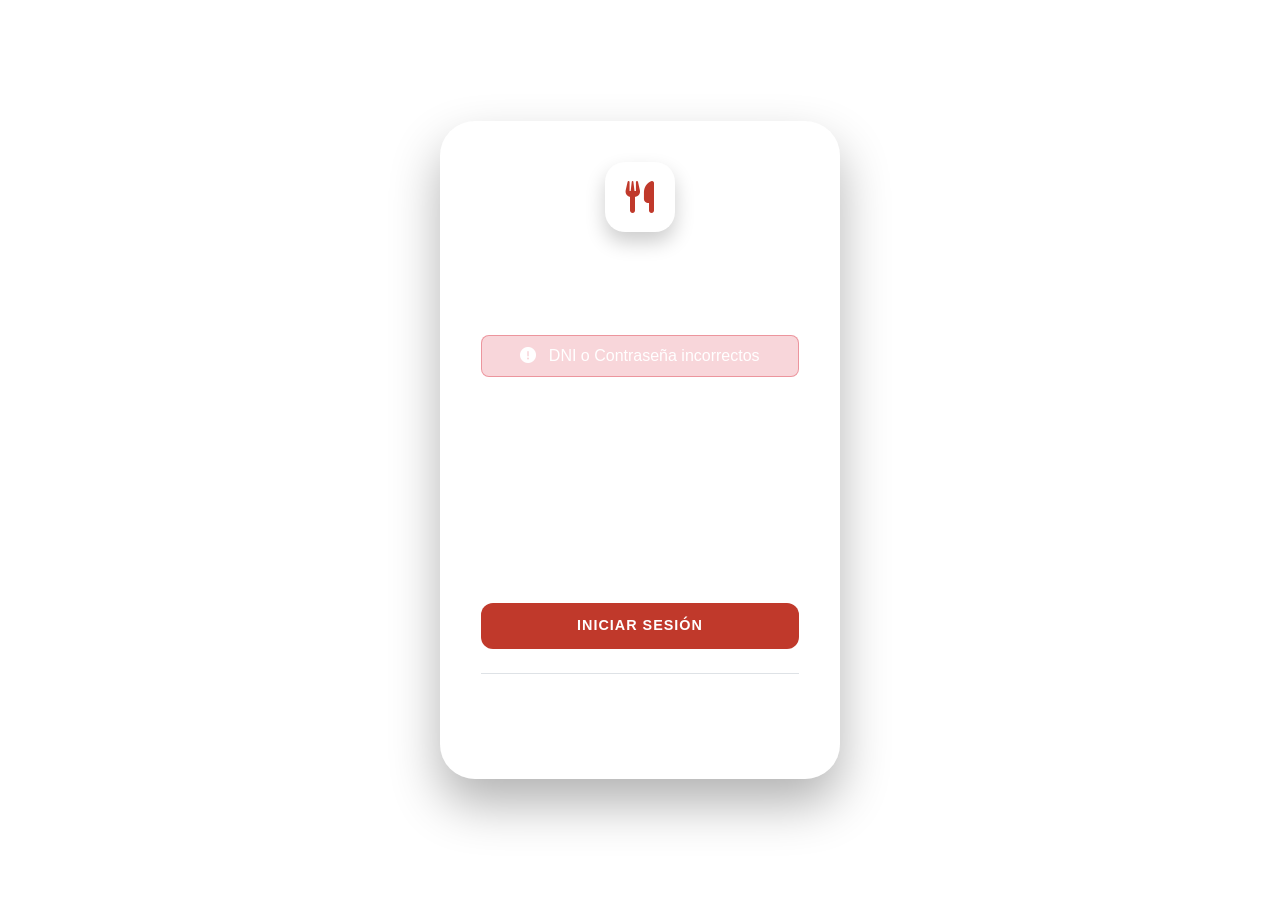
<file: target/classes/templates/login.html>
<!DOCTYPE html>
<html xmlns:th="http://www.thymeleaf.org">

<head>
    <meta charset="UTF-8">
    <meta name="viewport" content="width=device-width, initial-scale=1.0">
    <title>Ingresar - Restaurante</title>
    <link href="https://cdn.jsdelivr.net/npm/bootstrap@5.3.0/dist/css/bootstrap.min.css" rel="stylesheet">
    <link href="https://cdnjs.cloudflare.com/ajax/libs/font-awesome/6.0.0/css/all.min.css" rel="stylesheet">
    <style>
        body, html {
            height: 100%;
            margin: 0;
            font-family: 'Inter', sans-serif;
            overflow: hidden;
        }

        .bg-image {
            position: fixed;
            top: 0;
            left: 0;
            width: 100%;
            height: 100%;
            background-image: url('https://imgs.search.brave.com/vk87aIjLgXCKjk67ASrQFwYlG47o492wemWErSdVxtA/rs:fit:860:0:0:0/g:ce/aHR0cHM6Ly9tZWRp/YS1jZG4udHJpcGFk/dmlzb3IuY29tL21l/ZGlhL3Bob3RvLW8v/MDgvMzIvNTEvOWYv/aG90ZWwtbmVzLWFt/ZWxhbmQuanBn');
            background-size: cover;
            background-position: center;
            filter: blur(8px) brightness(0.6);
            transform: scale(1.1);
            z-index: -1;
        }

        .login-container {
            height: 100vh;
            display: flex;
            align-items: center;
            justify-content: center;
            padding: 20px;
        }

        .login-card {
            background: rgba(255, 255, 255, 0.15);
            backdrop-filter: blur(15px);
            -webkit-backdrop-filter: blur(15px);
            border: 1px solid rgba(255, 255, 255, 0.2);
            padding: 40px;
            border-radius: 35px;
            box-shadow: 0 25px 50px rgba(0,0,0,0.3);
            width: 100%;
            max-width: 400px;
            text-align: center;
            color: white;
            animation: slideUp 0.8s cubic-bezier(0.16, 1, 0.3, 1);
        }

        @keyframes slideUp {
            from { opacity: 0; transform: translateY(30px); }
            to { opacity: 1; transform: translateY(0); }
        }

        .restaurante-logo {
            width: 70px;
            height: 70px;
            background: white;
            color: #c0392b;
            border-radius: 20px;
            display: flex;
            align-items: center;
            justify-content: center;
            font-size: 2rem;
            margin: 0 auto 20px;
            box-shadow: 0 10px 20px rgba(0,0,0,0.2);
        }

        .form-label {
            font-size: 0.75rem;
            font-weight: 800;
            letter-spacing: 1px;
            color: rgba(255,255,255,0.9);
        }

        .form-control {
            border-radius: 12px;
            padding: 12px 15px;
            background: rgba(255, 255, 255, 0.1);
            border: 1px solid rgba(255, 255, 255, 0.2);
            color: white;
            transition: all 0.3s;
        }

        .form-control::placeholder {
            color: rgba(255,255,255,0.5);
        }

        .form-control:focus {
            background: rgba(255, 255, 255, 0.2);
            border-color: white;
            color: white;
            box-shadow: none;
        }

        .password-group {
            border-radius: 12px;
            overflow: hidden;
        }

        .toggle-password {
            background: rgba(255, 255, 255, 0.1);
            border: 1px solid rgba(255, 255, 255, 0.2);
            border-left: none;
            color: white;
            padding: 0 16px;
            transition: all 0.3s;
        }

        .toggle-password:hover {
            background: rgba(255, 255, 255, 0.2);
            color: #fff;
        }

        .toggle-password:focus {
            box-shadow: none;
            outline: none;
        }

        .password-group .form-control {
            border-right: none;
        }

        .btn-primary {
            border-radius: 12px;
            padding: 12px;
            background: #c0392b;
            border: none;
            font-weight: 800;
            font-size: 0.9rem;
            margin-top: 10px;
            transition: all 0.3s;
            text-transform: uppercase;
            letter-spacing: 1px;
        }

        .btn-primary:hover {
            background: #a5281a;
            transform: translateY(-2px);
            box-shadow: 0 10px 20px rgba(0,0,0,0.3);
        }
    </style>
</head>
<body>
    <div class="bg-image"></div>

    <div class="login-container">
        <div class="login-card">
            <div class="restaurante-logo">
                <i class="fas fa-utensils"></i>
            </div>
            <h3 class="fw-bold mb-1">Restaurante</h3>
            <p class="small mb-4 text-white-50">Reserva tu mesa e ingresa a tu cuenta</p>

            <div th:if="${param.error}" class="alert alert-danger rounded-3 text-center py-2 mb-3" style="background: rgba(220,53,69,0.2); border: 1px solid rgba(220,53,69,0.4); color: white;">
                <i class="fas fa-exclamation-circle me-2"></i> DNI o Contraseña incorrectos
            </div>

            <form th:action="@{/login}" method="post" class="text-start">
                <div class="mb-3">
                    <label class="form-label">DNI</label>
                    <input type="text" name="dni" class="form-control" placeholder="Ingresa tu DNI" required autofocus>
                </div>

                <div class="mb-4">
                    <label class="form-label">CONTRASEÑA</label>
                    <div class="input-group password-group">
                        <input
                            type="password"
                            name="password"
                            id="password"
                            class="form-control"
                            placeholder="••••••••"
                            required
                        >
                        <button type="button" class="toggle-password" id="togglePassword">
                            <i class="fas fa-eye" id="toggleIcon"></i>
                        </button>
                    </div>
                </div>

                <button type="submit" class="btn btn-primary w-100">Iniciar Sesión</button>
            </form>

            <div class="mt-4 pt-3 border-top border-white-10">
                <p class="mb-0 x-small opacity-50">Demo admin: DNI 00000000 / admin123</p>
                <p class="mb-0 x-small opacity-50">Demo cliente: DNI 11111111 / cliente123</p>
            </div>
        </div>
    </div>

    <script>
        // OJITO MOSTRAR / OCULTAR CONTRASEÑA
        const togglePassword = document.getElementById('togglePassword');
        const passwordInput = document.getElementById('password');
        const toggleIcon = document.getElementById('toggleIcon');

        togglePassword.addEventListener('click', function () {
            const isPassword = passwordInput.getAttribute('type') === 'password';
            passwordInput.setAttribute('type', isPassword ? 'text' : 'password');

            if (isPassword) {
                toggleIcon.classList.remove('fa-eye');
                toggleIcon.classList.add('fa-eye-slash');
            } else {
                toggleIcon.classList.remove('fa-eye-slash');
                toggleIcon.classList.add('fa-eye');
            }
        });
    </script>
</body>
</html>
</file>
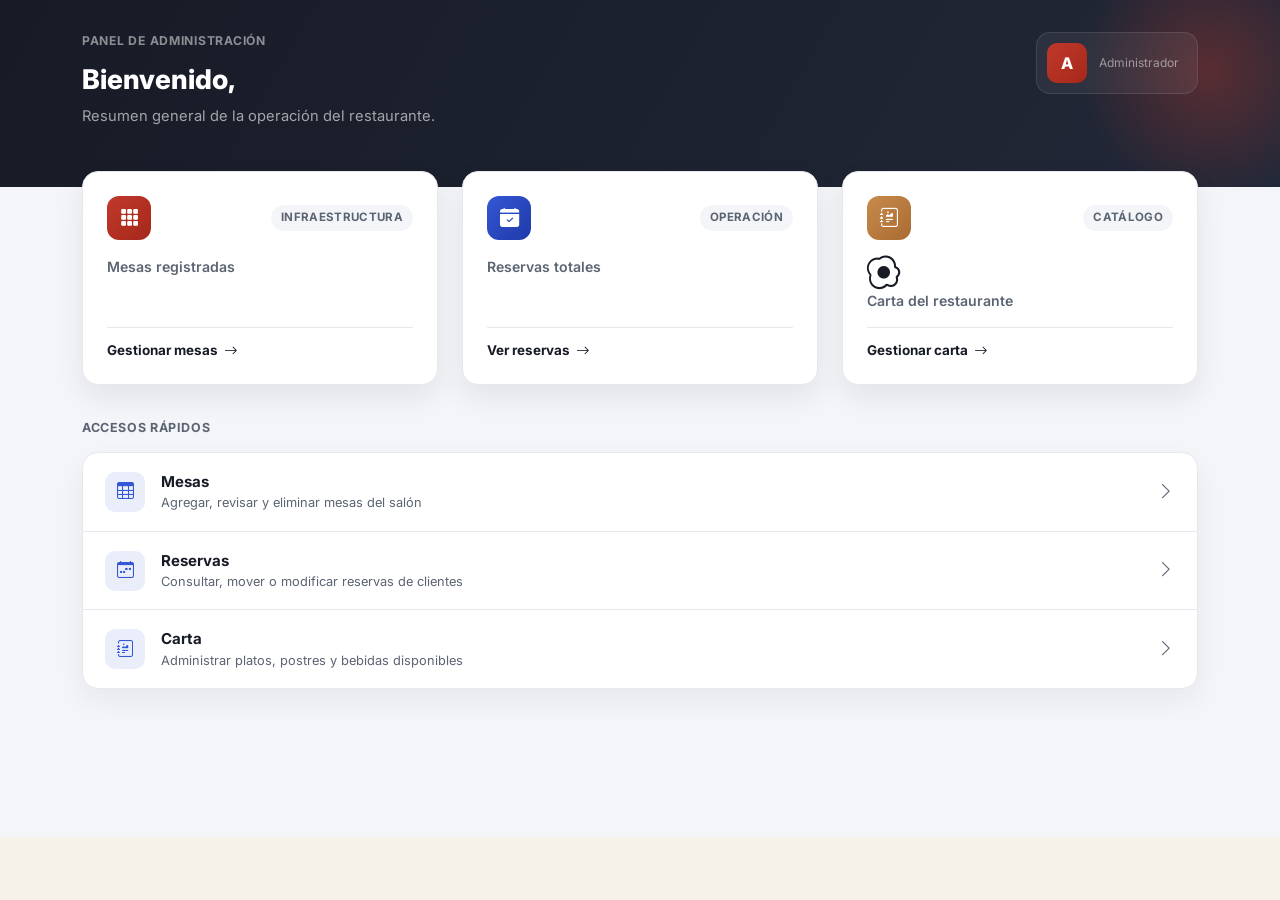
<file: target/classes/templates/admin/dashboard.html>
<!DOCTYPE html>
<html xmlns:th="http://www.thymeleaf.org">
<head>
    <meta charset="UTF-8">
    <meta name="viewport" content="width=device-width, initial-scale=1.0">
    <title>Panel Admin</title>
    <link href="https://cdn.jsdelivr.net/npm/bootstrap@5.3.2/dist/css/bootstrap.min.css" rel="stylesheet">
    <link rel="stylesheet" href="https://cdn.jsdelivr.net/npm/bootstrap-icons@1.11.3/font/bootstrap-icons.css">
    <style>
        @import url('https://fonts.googleapis.com/css2?family=Playfair+Display:wght@600;700;800&family=Inter:wght@400;500;600;700;800&display=swap');

        :root {
            --bg: #f6f1e9;
            --dark: #241812;
            --dark-2: #2f2019;
            --accent: #c0392b;
            --accent-dark: #a5281a;
            --accent-soft: rgba(192, 57, 43, 0.12);
            --gold: #c98a4b;
            --ink: #2b211c;
            --muted: #8a7b6f;
            --line: #e7ddcf;
            --green: #3f8b52;

            /* Paleta corporativa adicional para el panel admin */
            --navy: #171b26;
            --navy-2: #232838;
            --slate: #5b6472;
            --slate-line: #e6e8ee;
            --panel-bg: #ffffff;
            --page-bg: #f4f5f8;
            --blue: #3457d5;
            --blue-soft: rgba(52, 87, 213, 0.1);
        }

        * { box-sizing: border-box; }

        body {
            background-color: var(--bg);
            font-family: 'Inter', 'Segoe UI', sans-serif;
            color: var(--ink);
        }

        h1, h2, h3, h4, h5, .font-serif {
            font-family: 'Playfair Display', 'Segoe UI', serif;
        }

        a { text-decoration: none; }

        /* ===== NAVBAR (sin cambios respecto al resto del sitio) ===== */
        .navbar-restaurante {
            background-color: var(--dark);
            padding: 14px 28px;
            box-shadow: 0 4px 18px rgba(0,0,0,0.15);
        }

        .navbar-restaurante .navbar-brand {
            color: #fff !important;
            font-family: 'Playfair Display', serif;
            font-weight: 700;
            font-size: 1.25rem;
            display: flex;
            align-items: center;
            gap: 10px;
        }

        .navbar-restaurante .brand-badge {
            width: 34px;
            height: 34px;
            border-radius: 9px;
            background: linear-gradient(135deg, var(--accent), var(--accent-dark));
            display: flex;
            align-items: center;
            justify-content: center;
            font-size: 1rem;
            color: #fff;
        }

        .navbar-restaurante .navbar-nav { gap: 6px; }

        .navbar-restaurante .nav-link {
            color: rgba(255,255,255,0.65) !important;
            font-weight: 600;
            font-size: 0.9rem;
            padding: 8px 14px !important;
            border-radius: 999px;
            transition: all .2s;
        }

        .navbar-restaurante .nav-link:hover {
            color: #fff !important;
            background: rgba(255,255,255,0.08);
        }

        .navbar-restaurante .nav-link.fw-bold {
            color: #fff !important;
            background: rgba(255,255,255,0.12);
        }

        .nav-badge {
            display: inline-flex;
            align-items: center;
            justify-content: center;
            min-width: 16px;
            height: 16px;
            padding: 0 4px;
            border-radius: 999px;
            background: var(--gold);
            color: var(--dark);
            font-size: 0.68rem;
            font-weight: 800;
            margin-left: 4px;
            vertical-align: 2px;
        }

        .navbar-restaurante .btn-logout {
            background: transparent;
            border: 1px solid rgba(255,255,255,0.25);
            color: rgba(255,255,255,0.85);
            border-radius: 999px;
            font-size: 0.82rem;
            font-weight: 600;
            padding: 7px 16px;
            transition: all .2s;
        }

        .navbar-restaurante .btn-logout:hover {
            background: rgba(255,255,255,0.12);
            color: #fff;
        }

        /*
          A partir de aquí: panel corporativo. Todas las clases nuevas
          usan el prefijo "db-" (dashboard) para no chocar con clases
          de otras vistas del proyecto (mesa-card, tm-row, page-hero...).
        */

        .db-page {
            background: var(--page-bg);
            min-height: calc(100vh - 63px);
            padding-bottom: 40px;
        }

        /* ===== BARRA SUPERIOR DEL PANEL ===== */
        .db-topbar {
            background: linear-gradient(120deg, var(--navy) 0%, var(--navy-2) 100%);
            padding: 32px 0 60px;
            position: relative;
            overflow: hidden;
        }

        .db-topbar::after {
            content: "";
            position: absolute;
            top: -60px;
            right: -60px;
            width: 260px;
            height: 260px;
            border-radius: 50%;
            background: radial-gradient(circle, rgba(192,57,43,0.35), transparent 70%);
        }

        .db-topbar-inner {
            position: relative;
            z-index: 1;
            display: flex;
            justify-content: space-between;
            align-items: flex-start;
            flex-wrap: wrap;
            gap: 18px;
        }

        .db-breadcrumb {
            font-size: 0.76rem;
            font-weight: 700;
            letter-spacing: 0.06em;
            text-transform: uppercase;
            color: rgba(255,255,255,0.5);
            margin-bottom: 10px;
        }

        .db-title {
            font-family: 'Inter', sans-serif;
            font-size: 1.7rem;
            font-weight: 800;
            color: #fff;
            margin-bottom: 4px;
        }

        .db-subtitle {
            color: rgba(255,255,255,0.6);
            font-size: 0.92rem;
        }

        .db-admin-chip {
            display: flex;
            align-items: center;
            gap: 12px;
            background: rgba(255,255,255,0.06);
            border: 1px solid rgba(255,255,255,0.1);
            border-radius: 14px;
            padding: 10px 18px 10px 10px;
        }

        .db-admin-avatar {
            width: 40px;
            height: 40px;
            border-radius: 10px;
            background: linear-gradient(135deg, var(--accent), var(--accent-dark));
            color: #fff;
            display: flex;
            align-items: center;
            justify-content: center;
            font-weight: 800;
            font-size: 1rem;
        }

        .db-admin-name {
            color: #fff;
            font-weight: 700;
            font-size: 0.9rem;
            line-height: 1.2;
        }

        .db-admin-role {
            color: rgba(255,255,255,0.5);
            font-size: 0.75rem;
        }

        /* ===== CONTENIDO (se monta sobre la barra oscura) ===== */
        .db-content {
            margin-top: -40px;
            position: relative;
            z-index: 2;
        }

        /* ===== KPI CARDS ===== */
        .db-kpi {
            background: var(--panel-bg);
            border: 1px solid var(--slate-line);
            border-radius: 16px;
            padding: 24px;
            box-shadow: 0 12px 28px rgba(23, 27, 38, 0.08);
            height: 100%;
            display: flex;
            flex-direction: column;
            gap: 16px;
        }

        .db-kpi-top {
            display: flex;
            align-items: center;
            justify-content: space-between;
        }

        .db-kpi-icon {
            width: 44px;
            height: 44px;
            border-radius: 12px;
            display: flex;
            align-items: center;
            justify-content: center;
            font-size: 1.2rem;
            color: #fff;
        }

        .db-kpi-icon.db-icon-red { background: linear-gradient(135deg, var(--accent), var(--accent-dark)); }
        .db-kpi-icon.db-icon-blue { background: linear-gradient(135deg, var(--blue), #1f3aa8); }
        .db-kpi-icon.db-icon-gold { background: linear-gradient(135deg, var(--gold), #a86b32); }

        .db-kpi-tag {
            font-size: 0.72rem;
            font-weight: 700;
            color: var(--slate);
            background: var(--page-bg);
            border-radius: 999px;
            padding: 4px 10px;
            text-transform: uppercase;
            letter-spacing: 0.03em;
        }

        .db-kpi-value {
            font-size: 2.1rem;
            font-weight: 800;
            color: var(--navy);
            line-height: 1;
            font-family: 'Inter', sans-serif;
        }

        .db-kpi-label {
            color: var(--slate);
            font-size: 0.88rem;
            font-weight: 600;
        }

        .db-kpi-link {
            margin-top: auto;
            display: inline-flex;
            align-items: center;
            gap: 6px;
            font-size: 0.84rem;
            font-weight: 700;
            color: var(--navy);
            padding-top: 12px;
            border-top: 1px solid var(--slate-line);
            transition: gap .15s ease, color .15s ease;
        }

        .db-kpi-link:hover {
            gap: 10px;
            color: var(--accent);
        }

        /* ===== SECCIÓN DE ACCESOS RÁPIDOS ===== */
        .db-section-title {
            font-size: 0.78rem;
            font-weight: 700;
            color: var(--slate);
            text-transform: uppercase;
            letter-spacing: 0.05em;
            margin: 34px 0 14px;
        }

        .db-quick-panel {
            background: var(--panel-bg);
            border: 1px solid var(--slate-line);
            border-radius: 16px;
            box-shadow: 0 12px 28px rgba(23, 27, 38, 0.06);
            overflow: hidden;
        }

        .db-quick-item {
            display: flex;
            align-items: center;
            gap: 16px;
            padding: 18px 22px;
            border-bottom: 1px solid var(--slate-line);
            transition: background .15s ease;
        }

        .db-quick-item:last-child { border-bottom: none; }

        .db-quick-item:hover { background: var(--page-bg); }

        .db-quick-icon {
            width: 40px;
            height: 40px;
            border-radius: 10px;
            background: var(--blue-soft);
            color: var(--blue);
            display: flex;
            align-items: center;
            justify-content: center;
            font-size: 1.05rem;
            flex-shrink: 0;
        }

        .db-quick-text-title {
            font-weight: 700;
            font-size: 0.94rem;
            color: var(--navy);
        }

        .db-quick-text-sub {
            font-size: 0.8rem;
            color: var(--slate);
        }

        .db-quick-arrow {
            margin-left: auto;
            color: var(--slate);
            font-size: 1.1rem;
            transition: transform .15s ease, color .15s ease;
        }

        .db-quick-item:hover .db-quick-arrow {
            transform: translateX(4px);
            color: var(--accent);
        }

        @media (max-width: 576px) {
            .db-topbar { padding: 26px 0 70px; }
            .db-title { font-size: 1.4rem; }
        }
    </style>
</head>
<body>
<div th:replace="~{fragments/layout :: navbar('dashboard')}"></div>

<div class="db-page">
    <div class="db-topbar">
        <div class="container db-topbar-inner">
            <div>
                <div class="db-breadcrumb">Panel de administración</div>
                <div class="db-title">Bienvenido, <span th:text="${admin.nombre}"></span></div>
                <div class="db-subtitle">Resumen general de la operación del restaurante.</div>
            </div>

            <div class="db-admin-chip">
                <div class="db-admin-avatar" th:text="${#strings.substring(admin.nombre,0,1)}">A</div>
                <div>
                    <div class="db-admin-name" th:text="${admin.nombre}"></div>
                    <div class="db-admin-role">Administrador</div>
                </div>
            </div>
        </div>
    </div>

    <div class="container db-content">

        <div class="row g-4">
            <div class="col-md-4">
                <div class="db-kpi">
                    <div class="db-kpi-top">
                        <div class="db-kpi-icon db-icon-red"><i class="bi bi-grid-3x3-gap-fill"></i></div>
                        <span class="db-kpi-tag">Infraestructura</span>
                    </div>
                    <div>
                        <div class="db-kpi-value" th:text="${totalMesas}"></div>
                        <div class="db-kpi-label">Mesas registradas</div>
                    </div>
                    <a th:href="@{/admin/mesas}" class="db-kpi-link">
                        Gestionar mesas <i class="bi bi-arrow-right"></i>
                    </a>
                </div>
            </div>

            <div class="col-md-4">
                <div class="db-kpi">
                    <div class="db-kpi-top">
                        <div class="db-kpi-icon db-icon-blue"><i class="bi bi-calendar-check-fill"></i></div>
                        <span class="db-kpi-tag">Operación</span>
                    </div>
                    <div>
                        <div class="db-kpi-value" th:text="${totalReservas}"></div>
                        <div class="db-kpi-label">Reservas totales</div>
                    </div>
                    <a th:href="@{/admin/reservas}" class="db-kpi-link">
                        Ver reservas <i class="bi bi-arrow-right"></i>
                    </a>
                </div>
            </div>

            <div class="col-md-4">
                <div class="db-kpi">
                    <div class="db-kpi-top">
                        <div class="db-kpi-icon db-icon-gold"><i class="bi bi-journal-richtext"></i></div>
                        <span class="db-kpi-tag">Catálogo</span>
                    </div>
                    <div>
                        <div class="db-kpi-value"><i class="bi bi-egg-fried"></i></div>
                        <div class="db-kpi-label">Carta del restaurante</div>
                    </div>
                    <a th:href="@{/admin/platos}" class="db-kpi-link">
                        Gestionar carta <i class="bi bi-arrow-right"></i>
                    </a>
                </div>
            </div>
        </div>

        <div class="db-section-title">Accesos rápidos</div>

        <div class="db-quick-panel">
            <a th:href="@{/admin/mesas}" class="db-quick-item">
                <div class="db-quick-icon"><i class="bi bi-table"></i></div>
                <div>
                    <div class="db-quick-text-title">Mesas</div>
                    <div class="db-quick-text-sub">Agregar, revisar y eliminar mesas del salón</div>
                </div>
                <i class="bi bi-chevron-right db-quick-arrow"></i>
            </a>

            <a th:href="@{/admin/reservas}" class="db-quick-item">
                <div class="db-quick-icon"><i class="bi bi-calendar-week"></i></div>
                <div>
                    <div class="db-quick-text-title">Reservas</div>
                    <div class="db-quick-text-sub">Consultar, mover o modificar reservas de clientes</div>
                </div>
                <i class="bi bi-chevron-right db-quick-arrow"></i>
            </a>

            <a th:href="@{/admin/platos}" class="db-quick-item">
                <div class="db-quick-icon"><i class="bi bi-journal-richtext"></i></div>
                <div>
                    <div class="db-quick-text-title">Carta</div>
                    <div class="db-quick-text-sub">Administrar platos, postres y bebidas disponibles</div>
                </div>
                <i class="bi bi-chevron-right db-quick-arrow"></i>
            </a>
        </div>

    </div>
</div>
</body>
</html>
</file>
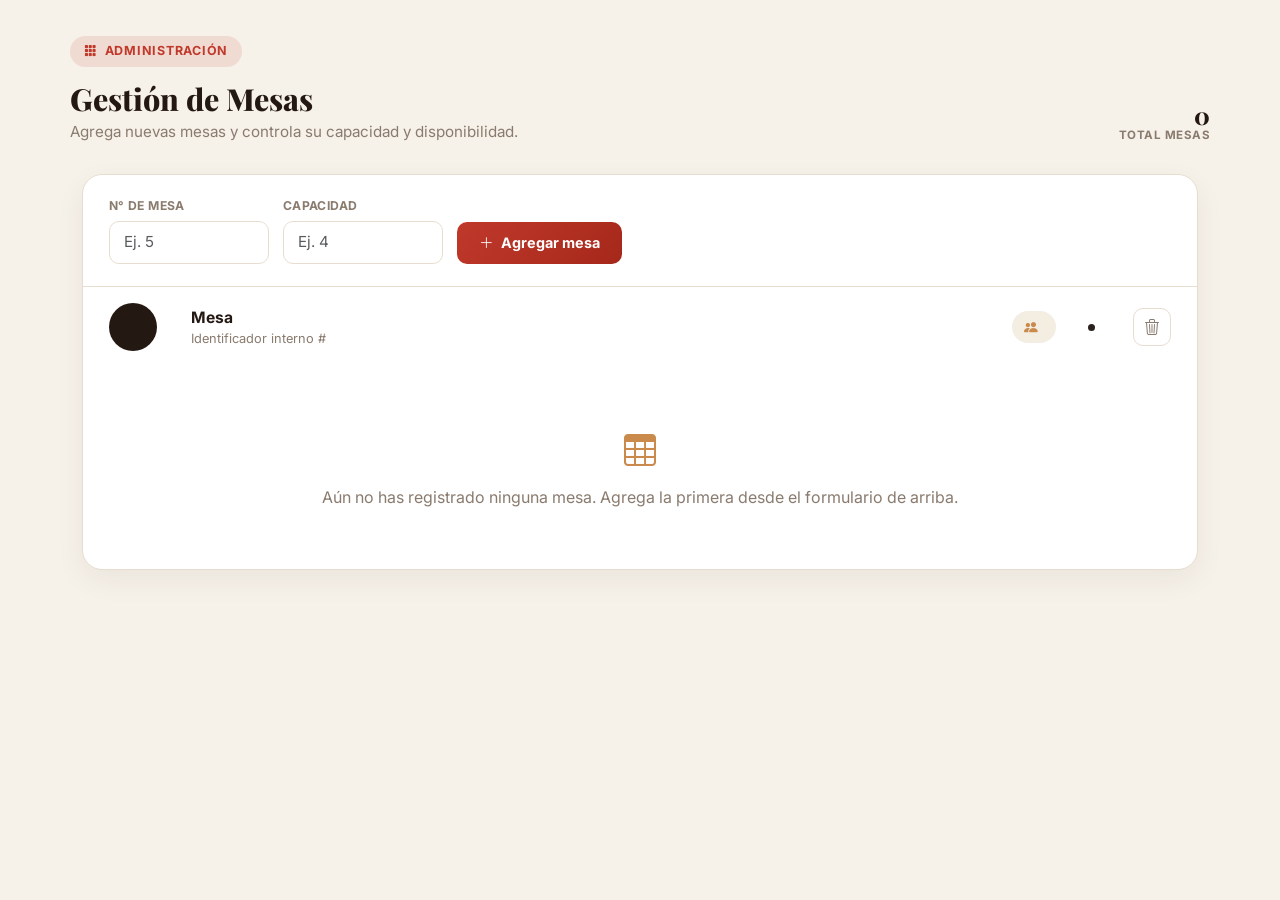
<file: target/classes/templates/admin/mesas.html>
<!DOCTYPE html>
<html xmlns:th="http://www.thymeleaf.org">
<head>
    <meta charset="UTF-8">
    <meta name="viewport" content="width=device-width, initial-scale=1.0">
    <title>Gestión de Mesas</title>
    <link href="https://cdn.jsdelivr.net/npm/bootstrap@5.3.2/dist/css/bootstrap.min.css" rel="stylesheet">
    <link rel="stylesheet" href="https://cdn.jsdelivr.net/npm/bootstrap-icons@1.11.3/font/bootstrap-icons.css">
    <style>
        @import url('https://fonts.googleapis.com/css2?family=Playfair+Display:wght@600;700;800&family=Inter:wght@400;500;600;700;800&display=swap');

        :root {
            --bg: #f6f1e9;
            --dark: #241812;
            --dark-2: #2f2019;
            --accent: #c0392b;
            --accent-dark: #a5281a;
            --accent-soft: rgba(192, 57, 43, 0.12);
            --gold: #c98a4b;
            --ink: #2b211c;
            --muted: #8a7b6f;
            --line: #e7ddcf;
            --green: #3f8b52;
            --green-soft: rgba(63, 139, 82, 0.12);
        }

        * { box-sizing: border-box; }

        body {
            background-color: var(--bg);
            font-family: 'Inter', 'Segoe UI', sans-serif;
            color: var(--ink);
        }

        h1, h2, h3, h4, h5, .font-serif {
            font-family: 'Playfair Display', 'Segoe UI', serif;
        }

        a { text-decoration: none; }

        /* ===== NAVBAR (sin cambios respecto al resto del sitio) ===== */
        .navbar-restaurante {
            background-color: var(--dark);
            padding: 14px 28px;
            box-shadow: 0 4px 18px rgba(0,0,0,0.15);
        }

        .navbar-restaurante .navbar-brand {
            color: #fff !important;
            font-family: 'Playfair Display', serif;
            font-weight: 700;
            font-size: 1.25rem;
            display: flex;
            align-items: center;
            gap: 10px;
        }

        .navbar-restaurante .brand-badge {
            width: 34px;
            height: 34px;
            border-radius: 9px;
            background: linear-gradient(135deg, var(--accent), var(--accent-dark));
            display: flex;
            align-items: center;
            justify-content: center;
            font-size: 1rem;
            color: #fff;
        }

        .navbar-restaurante .navbar-nav { gap: 6px; }

        .navbar-restaurante .nav-link {
            color: rgba(255,255,255,0.65) !important;
            font-weight: 600;
            font-size: 0.9rem;
            padding: 8px 14px !important;
            border-radius: 999px;
            transition: all .2s;
        }

        .navbar-restaurante .nav-link:hover {
            color: #fff !important;
            background: rgba(255,255,255,0.08);
        }

        .navbar-restaurante .nav-link.fw-bold {
            color: #fff !important;
            background: rgba(255,255,255,0.12);
        }

        .nav-badge {
            display: inline-flex;
            align-items: center;
            justify-content: center;
            min-width: 16px;
            height: 16px;
            padding: 0 4px;
            border-radius: 999px;
            background: var(--gold);
            color: var(--dark);
            font-size: 0.68rem;
            font-weight: 800;
            margin-left: 4px;
            vertical-align: 2px;
        }

        .navbar-restaurante .btn-logout {
            background: transparent;
            border: 1px solid rgba(255,255,255,0.25);
            color: rgba(255,255,255,0.85);
            border-radius: 999px;
            font-size: 0.82rem;
            font-weight: 600;
            padding: 7px 16px;
            transition: all .2s;
        }

        .navbar-restaurante .btn-logout:hover {
            background: rgba(255,255,255,0.12);
            color: #fff;
        }

        /*
          A partir de aquí, todas las clases nuevas usan el prefijo "tm-"
          (Table Management) para no chocar con clases de otras vistas
          (ej. .stat-card, .mesa-card, .page-hero de otras pantallas).
        */

        .tm-hero {
            padding: 36px 0 4px;
            display: flex;
            align-items: flex-end;
            justify-content: space-between;
            flex-wrap: wrap;
            gap: 16px;
        }

        .tm-eyebrow {
            display: inline-flex;
            align-items: center;
            gap: 8px;
            font-size: 0.78rem;
            font-weight: 700;
            letter-spacing: 0.06em;
            text-transform: uppercase;
            color: var(--accent);
            background: var(--accent-soft);
            padding: 6px 14px;
            border-radius: 999px;
            margin-bottom: 14px;
        }

        .tm-hero h1 {
            font-size: 1.9rem;
            font-weight: 800;
            margin-bottom: 4px;
            color: var(--dark);
        }

        .tm-hero p {
            color: var(--muted);
            font-size: 0.95rem;
            margin: 0;
        }

        .tm-summary {
            display: flex;
            gap: 22px;
        }

        .tm-summary-item {
            text-align: right;
        }

        .tm-summary-value {
            font-family: 'Playfair Display', serif;
            font-weight: 800;
            font-size: 1.5rem;
            color: var(--dark);
            line-height: 1;
        }

        .tm-summary-label {
            font-size: 0.72rem;
            font-weight: 700;
            color: var(--muted);
            text-transform: uppercase;
            letter-spacing: 0.04em;
        }

        /* ===== PANEL CONTENEDOR ===== */
        .tm-panel {
            background: #fff;
            border: 1px solid var(--line);
            border-radius: 20px;
            box-shadow: 0 10px 30px rgba(43, 33, 28, 0.06);
            margin: 26px 0 40px;
            overflow: hidden;
        }

        .tm-panel-header {
            padding: 22px 26px;
            border-bottom: 1px solid var(--line);
        }

        .tm-form {
            display: flex;
            flex-wrap: wrap;
            gap: 14px;
            align-items: flex-end;
        }

        .tm-form .tm-field label {
            display: block;
            font-size: 0.76rem;
            font-weight: 700;
            color: var(--muted);
            text-transform: uppercase;
            letter-spacing: 0.03em;
            margin-bottom: 6px;
        }

        .tm-form .form-control {
            border: 1.5px solid var(--line);
            border-radius: 10px;
            padding: 9px 14px;
            font-size: 0.95rem;
            width: 160px;
        }

        .tm-form .form-control:focus {
            border-color: var(--accent);
            box-shadow: 0 0 0 3px var(--accent-soft);
            outline: none;
        }

        .tm-btn-add {
            background: linear-gradient(135deg, var(--accent), var(--accent-dark));
            border: none;
            color: #fff;
            font-weight: 700;
            font-size: 0.9rem;
            border-radius: 10px;
            padding: 10px 22px;
            display: inline-flex;
            align-items: center;
            gap: 8px;
            transition: transform .15s ease, filter .15s ease;
        }

        .tm-btn-add:hover {
            filter: brightness(1.08);
            color: #fff;
            transform: translateY(-1px);
        }

        /* ===== LISTA DE MESAS (filas, no tarjetas) ===== */
        .tm-row {
            display: grid;
            grid-template-columns: 64px 1fr auto auto auto;
            align-items: center;
            gap: 18px;
            padding: 16px 26px;
            border-bottom: 1px solid var(--line);
            transition: background .15s ease;
        }

        .tm-row:last-child { border-bottom: none; }

        .tm-row:hover { background: #fbf8f3; }

        .tm-row-badge {
            width: 48px;
            height: 48px;
            border-radius: 50%;
            background: var(--dark);
            color: #fff;
            display: flex;
            align-items: center;
            justify-content: center;
            font-family: 'Playfair Display', serif;
            font-weight: 800;
            font-size: 1.15rem;
        }

        .tm-row-title {
            font-weight: 700;
            font-size: 0.98rem;
            color: var(--dark);
        }

        .tm-row-sub {
            font-size: 0.8rem;
            color: var(--muted);
        }

        .tm-capacidad-chip {
            display: inline-flex;
            align-items: center;
            gap: 6px;
            font-size: 0.85rem;
            font-weight: 600;
            color: var(--ink);
            background: #f3ede2;
            padding: 6px 12px;
            border-radius: 999px;
            white-space: nowrap;
        }

        .tm-capacidad-chip i { color: var(--gold); }

        .tm-estado-pill {
            display: inline-flex;
            align-items: center;
            gap: 6px;
            font-size: 0.78rem;
            font-weight: 700;
            padding: 6px 14px;
            border-radius: 999px;
            white-space: nowrap;
        }

        .tm-estado-pill.tm-libre { background: var(--green-soft); color: var(--green); }
        .tm-estado-pill.tm-ocupada { background: var(--accent-soft); color: var(--accent); }

        .tm-estado-pill .tm-dot {
            width: 7px;
            height: 7px;
            border-radius: 50%;
            background: currentColor;
        }

        .tm-btn-delete {
            border: 1.5px solid var(--line);
            background: transparent;
            color: var(--muted);
            width: 38px;
            height: 38px;
            border-radius: 10px;
            display: inline-flex;
            align-items: center;
            justify-content: center;
            transition: all .15s ease;
        }

        .tm-btn-delete:hover {
            border-color: var(--accent);
            background: var(--accent-soft);
            color: var(--accent-dark);
        }

        .tm-empty {
            padding: 60px 20px;
            text-align: center;
            color: var(--muted);
        }

        .tm-empty i {
            font-size: 2rem;
            color: var(--gold);
            display: block;
            margin-bottom: 10px;
        }

        @media (max-width: 640px) {
            .tm-row {
                grid-template-columns: 44px 1fr;
                grid-template-areas:
                    "badge title"
                    "cap   cap"
                    "estado estado"
                    "del   del";
                row-gap: 10px;
            }
            .tm-row-badge { grid-area: badge; width: 40px; height: 40px; font-size: 1rem; }
            .tm-row-title, .tm-row-sub { grid-area: title; }
            .tm-capacidad-chip { grid-area: cap; justify-self: start; }
            .tm-estado-pill { grid-area: estado; justify-self: start; }
            .tm-btn-delete { grid-area: del; justify-self: start; }
        }
    </style>
</head>
<body>
<div th:replace="~{fragments/layout :: navbar('mesas')}"></div>

<div class="container tm-hero">
    <div>
        <span class="tm-eyebrow"><i class="bi bi-grid-3x3-gap-fill"></i> Administración</span>
        <h1>Gestión de Mesas</h1>
        <p>Agrega nuevas mesas y controla su capacidad y disponibilidad.</p>
    </div>

    <div class="tm-summary">
        <div class="tm-summary-item">
            <div class="tm-summary-value" th:text="${#lists.size(mesas)}">0</div>
            <div class="tm-summary-label">Total mesas</div>
        </div>
    </div>
</div>

<div class="container">

    <div class="tm-panel">
        <div class="tm-panel-header">
            <form th:action="@{/admin/mesas}" method="post" class="tm-form">
                <div class="tm-field">
                    <label>N° de mesa</label>
                    <input type="number" name="numero" class="form-control" placeholder="Ej. 5" required>
                </div>
                <div class="tm-field">
                    <label>Capacidad</label>
                    <input type="number" name="capacidad" class="form-control" placeholder="Ej. 4" required>
                </div>
                <div class="tm-field">
                    <button type="submit" class="tm-btn-add">
                        <i class="bi bi-plus-lg"></i> Agregar mesa
                    </button>
                </div>
            </form>
        </div>

        <div th:if="${not #lists.isEmpty(mesas)}">
            <div class="tm-row" th:each="mesa : ${mesas}">
                <div class="tm-row-badge" th:text="${mesa.numero}"></div>

                <div>
                    <div class="tm-row-title">Mesa <span th:text="${mesa.numero}"></span></div>
                    <div class="tm-row-sub">Identificador interno #<span th:text="${mesa.id}"></span></div>
                </div>

                <span class="tm-capacidad-chip">
                    <i class="bi bi-people-fill"></i>
                    <span th:text="${mesa.capacidad} + ' personas'"></span>
                </span>

                <span class="tm-estado-pill"
                      th:classappend="${mesa.estado == 'LIBRE'} ? 'tm-libre' : 'tm-ocupada'">
                    <span class="tm-dot"></span>
                    <span th:text="${mesa.estado}"></span>
                </span>

                <form th:action="@{/admin/mesas/eliminar/{id}(id=${mesa.id})}" method="post">
                    <button type="submit" class="tm-btn-delete" onclick="return confirm('¿Eliminar mesa?');" title="Eliminar mesa">
                        <i class="bi bi-trash3"></i>
                    </button>
                </form>
            </div>
        </div>

        <div class="tm-empty" th:if="${#lists.isEmpty(mesas)}">
            <i class="bi bi-table"></i>
            Aún no has registrado ninguna mesa. Agrega la primera desde el formulario de arriba.
        </div>
    </div>

</div>
</body>
</html>
</file>
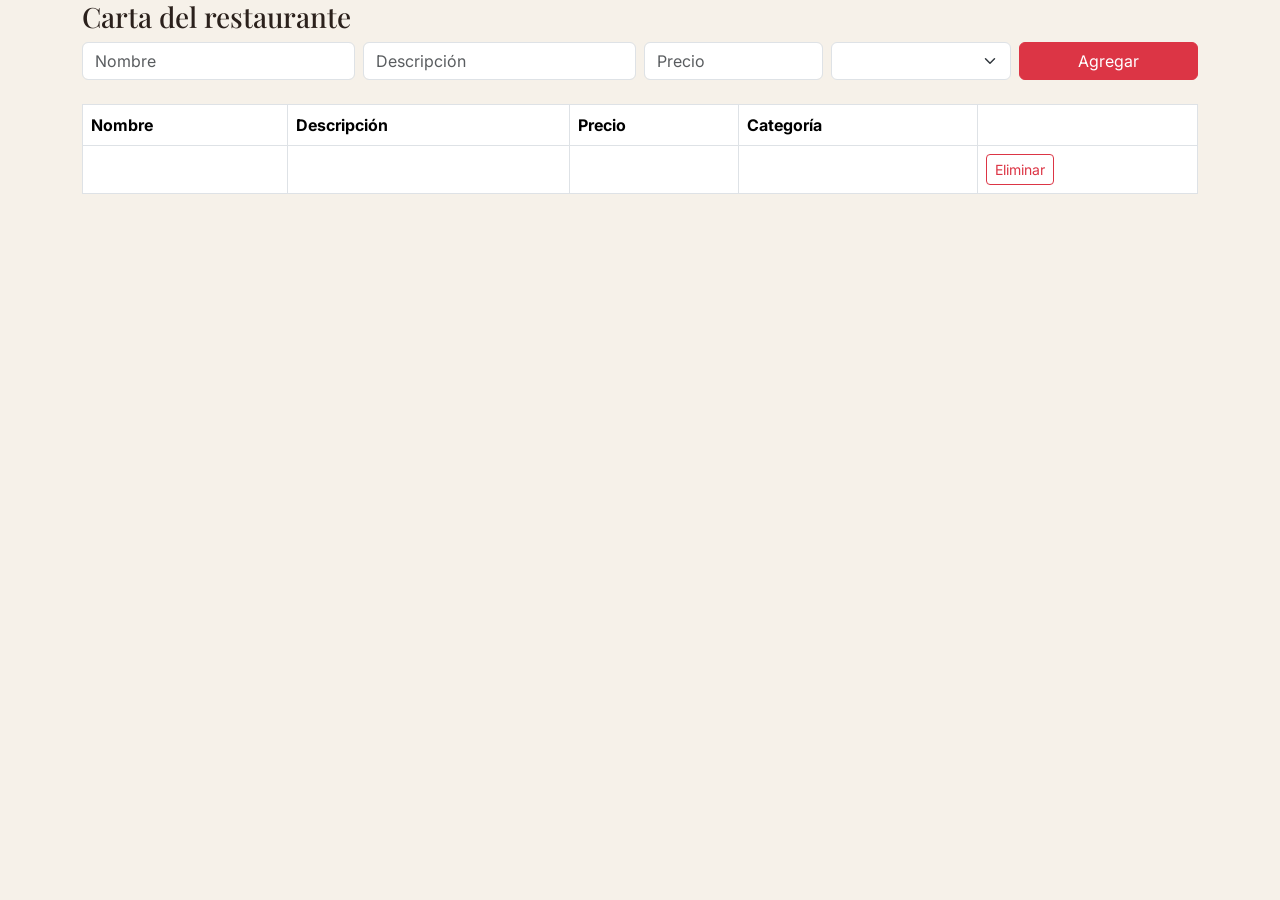
<file: target/classes/templates/admin/platos.html>
<!DOCTYPE html>
<html xmlns:th="http://www.thymeleaf.org">
<head>
    <meta charset="UTF-8">
    <title>Gestión de Carta</title>
    <link href="https://cdn.jsdelivr.net/npm/bootstrap@5.3.2/dist/css/bootstrap.min.css" rel="stylesheet">
    <style>
        @import url('https://fonts.googleapis.com/css2?family=Playfair+Display:wght@600;700;800&family=Inter:wght@400;500;600;700;800&display=swap');

        :root {
            --bg: #f6f1e9;
            --dark: #241812;
            --dark-2: #2f2019;
            --accent: #c0392b;
            --accent-dark: #a5281a;
            --accent-soft: rgba(192, 57, 43, 0.12);
            --gold: #c98a4b;
            --ink: #2b211c;
            --muted: #8a7b6f;
            --line: #e7ddcf;
            --green: #3f8b52;
        }

        * { box-sizing: border-box; }

        body {
            background-color: var(--bg);
            font-family: 'Inter', 'Segoe UI', sans-serif;
            color: var(--ink);
        }

        h1, h2, h3, h4, h5, .font-serif {
            font-family: 'Playfair Display', 'Segoe UI', serif;
        }

        a { text-decoration: none; }

        /* ===== NAVBAR ===== */
        .navbar-restaurante {
            background-color: var(--dark);
            padding: 14px 28px;
            box-shadow: 0 4px 18px rgba(0,0,0,0.15);
        }

        .navbar-restaurante .navbar-brand {
            color: #fff !important;
            font-family: 'Playfair Display', serif;
            font-weight: 700;
            font-size: 1.25rem;
            display: flex;
            align-items: center;
            gap: 10px;
        }

        .navbar-restaurante .brand-badge {
            width: 34px;
            height: 34px;
            border-radius: 9px;
            background: linear-gradient(135deg, var(--accent), var(--accent-dark));
            display: flex;
            align-items: center;
            justify-content: center;
            font-size: 1rem;
            color: #fff;
        }

        .navbar-restaurante .navbar-nav {
            gap: 6px;
        }

        .navbar-restaurante .nav-link {
            color: rgba(255,255,255,0.65) !important;
            font-weight: 600;
            font-size: 0.9rem;
            padding: 8px 14px !important;
            border-radius: 999px;
            transition: all .2s;
        }

        .navbar-restaurante .nav-link:hover {
            color: #fff !important;
            background: rgba(255,255,255,0.08);
        }

        .navbar-restaurante .nav-link.fw-bold {
            color: #fff !important;
            background: rgba(255,255,255,0.12);
        }

        .nav-badge {
            display: inline-flex;
            align-items: center;
            justify-content: center;
            min-width: 16px;
            height: 16px;
            padding: 0 4px;
            border-radius: 999px;
            background: var(--gold);
            color: var(--dark);
            font-size: 0.68rem;
            font-weight: 800;
            margin-left: 4px;
            vertical-align: 2px;
        }

        .navbar-restaurante .btn-logout {
            background: transparent;
            border: 1px solid rgba(255,255,255,0.25);
            color: rgba(255,255,255,0.85);
            border-radius: 999px;
            font-size: 0.82rem;
            font-weight: 600;
            padding: 7px 16px;
            transition: all .2s;
        }

        .navbar-restaurante .btn-logout:hover {
            background: rgba(255,255,255,0.12);
            color: #fff;
        }
    </style>
</head>
<body>
<div th:replace="~{fragments/layout :: navbar('platos')}"></div>

<div class="container">
    <h3>Carta del restaurante</h3>

    <form th:action="@{/admin/platos}" method="post" class="row g-2 mb-4">
        <div class="col-md-3"><input type="text" name="nombre" class="form-control" placeholder="Nombre" required></div>
        <div class="col-md-3"><input type="text" name="descripcion" class="form-control" placeholder="Descripción"></div>
        <div class="col-md-2"><input type="number" step="0.01" name="precio" class="form-control" placeholder="Precio" required></div>
        <div class="col-md-2">
            <select name="categoria" class="form-select" required>
                <option th:each="c : ${categorias}" th:value="${c}" th:text="${c}"></option>
            </select>
        </div>
        <div class="col-md-2"><button type="submit" class="btn btn-danger w-100">Agregar</button></div>
    </form>

    <table class="table table-bordered bg-white">
        <thead>
        <tr><th>Nombre</th><th>Descripción</th><th>Precio</th><th>Categoría</th><th></th></tr>
        </thead>
        <tbody>
        <tr th:each="p : ${platos}">
            <td th:text="${p.nombre}"></td>
            <td th:text="${p.descripcion}"></td>
            <td th:text="${p.precio}"></td>
            <td th:text="${p.categoria}"></td>
            <td>
                <form th:action="@{/admin/platos/eliminar/{id}(id=${p.id})}" method="post" style="display:inline">
                    <button class="btn btn-sm btn-outline-danger" onclick="return confirm('¿Eliminar plato?');">Eliminar</button>
                </form>
            </td>
        </tr>
        </tbody>
    </table>
</div>
</body>
</html>
</file>
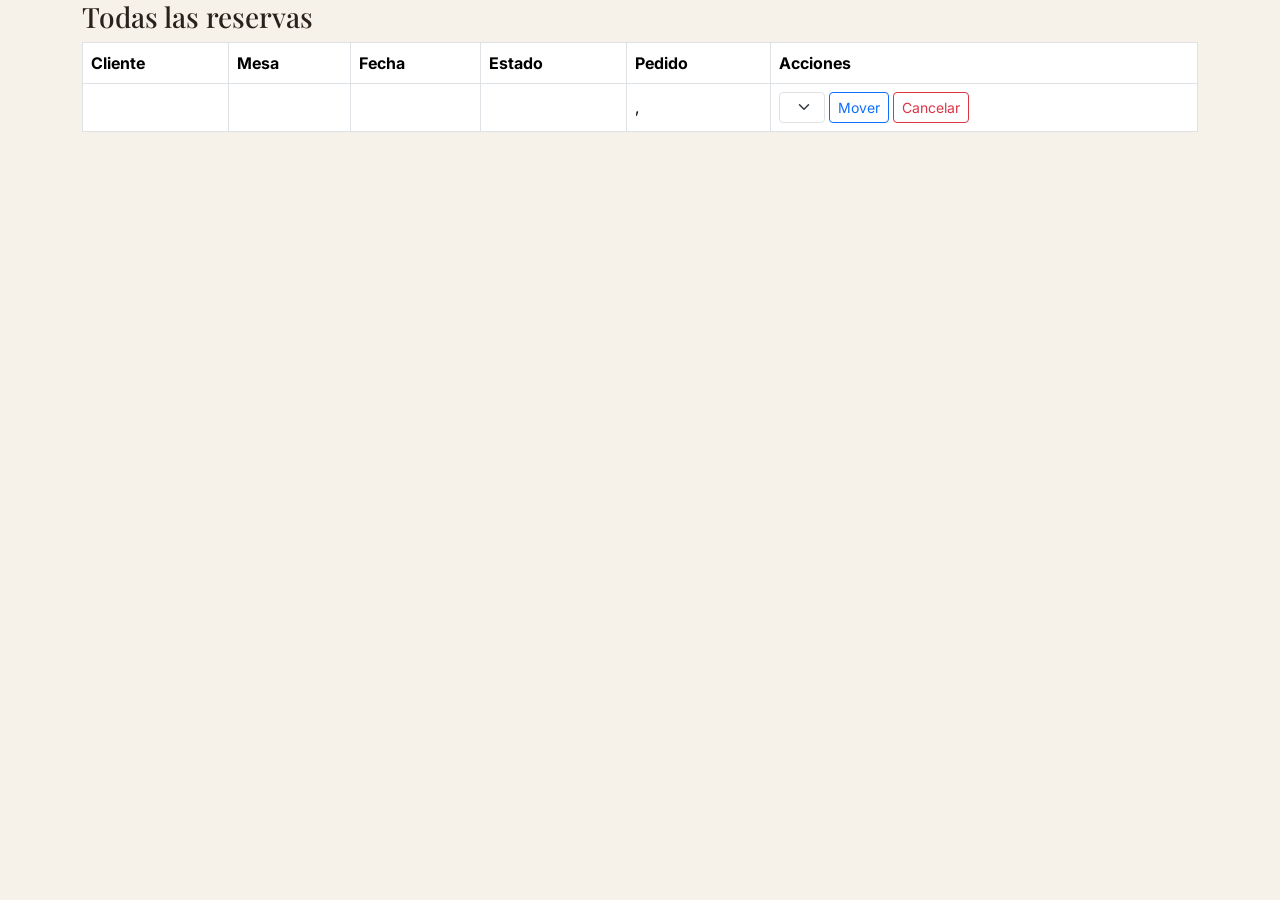
<file: target/classes/templates/admin/reservas.html>
<!DOCTYPE html>
<html xmlns:th="http://www.thymeleaf.org">
<head>
    <meta charset="UTF-8">
    <title>Reservas</title>
    <link href="https://cdn.jsdelivr.net/npm/bootstrap@5.3.2/dist/css/bootstrap.min.css" rel="stylesheet">
    <style>
        @import url('https://fonts.googleapis.com/css2?family=Playfair+Display:wght@600;700;800&family=Inter:wght@400;500;600;700;800&display=swap');

        :root {
            --bg: #f6f1e9;
            --dark: #241812;
            --dark-2: #2f2019;
            --accent: #c0392b;
            --accent-dark: #a5281a;
            --accent-soft: rgba(192, 57, 43, 0.12);
            --gold: #c98a4b;
            --ink: #2b211c;
            --muted: #8a7b6f;
            --line: #e7ddcf;
            --green: #3f8b52;
        }

        * { box-sizing: border-box; }

        body {
            background-color: var(--bg);
            font-family: 'Inter', 'Segoe UI', sans-serif;
            color: var(--ink);
        }

        h1, h2, h3, h4, h5, .font-serif {
            font-family: 'Playfair Display', 'Segoe UI', serif;
        }

        a { text-decoration: none; }

        /* ===== NAVBAR ===== */
        .navbar-restaurante {
            background-color: var(--dark);
            padding: 14px 28px;
            box-shadow: 0 4px 18px rgba(0,0,0,0.15);
        }

        .navbar-restaurante .navbar-brand {
            color: #fff !important;
            font-family: 'Playfair Display', serif;
            font-weight: 700;
            font-size: 1.25rem;
            display: flex;
            align-items: center;
            gap: 10px;
        }

        .navbar-restaurante .brand-badge {
            width: 34px;
            height: 34px;
            border-radius: 9px;
            background: linear-gradient(135deg, var(--accent), var(--accent-dark));
            display: flex;
            align-items: center;
            justify-content: center;
            font-size: 1rem;
            color: #fff;
        }

        .navbar-restaurante .navbar-nav {
            gap: 6px;
        }

        .navbar-restaurante .nav-link {
            color: rgba(255,255,255,0.65) !important;
            font-weight: 600;
            font-size: 0.9rem;
            padding: 8px 14px !important;
            border-radius: 999px;
            transition: all .2s;
        }

        .navbar-restaurante .nav-link:hover {
            color: #fff !important;
            background: rgba(255,255,255,0.08);
        }

        .navbar-restaurante .nav-link.fw-bold {
            color: #fff !important;
            background: rgba(255,255,255,0.12);
        }

        .nav-badge {
            display: inline-flex;
            align-items: center;
            justify-content: center;
            min-width: 16px;
            height: 16px;
            padding: 0 4px;
            border-radius: 999px;
            background: var(--gold);
            color: var(--dark);
            font-size: 0.68rem;
            font-weight: 800;
            margin-left: 4px;
            vertical-align: 2px;
        }

        .navbar-restaurante .btn-logout {
            background: transparent;
            border: 1px solid rgba(255,255,255,0.25);
            color: rgba(255,255,255,0.85);
            border-radius: 999px;
            font-size: 0.82rem;
            font-weight: 600;
            padding: 7px 16px;
            transition: all .2s;
        }

        .navbar-restaurante .btn-logout:hover {
            background: rgba(255,255,255,0.12);
            color: #fff;
        }
    </style>
</head>
<body>
<div th:replace="~{fragments/layout :: navbar('reservas')}"></div>

<div class="container">
    <h3>Todas las reservas</h3>

    <table class="table table-bordered bg-white align-middle">
        <thead>
        <tr><th>Cliente</th><th>Mesa</th><th>Fecha</th><th>Estado</th><th>Pedido</th><th>Acciones</th></tr>
        </thead>
        <tbody>
        <tr th:each="r : ${reservas}">
            <td th:text="${r.cliente.nombre} + ' (' + ${r.cliente.dni} + ')'"></td>
            <td th:text="${r.mesa.numero}"></td>
            <td th:text="${#temporals.format(r.fechaHora, 'dd/MM/yyyy HH:mm')}"></td>
            <td th:text="${r.estado}"></td>
            <td>
                <span th:each="d, iter : ${r.detalles}">
                    <span th:text="${d.plato.nombre}"></span><span th:if="${!iter.last}">, </span>
                </span>
            </td>
            <td>
                <div th:if="${r.estado.name() != 'CANCELADA'}" class="d-flex gap-1">
                    <form th:action="@{/admin/reservas/mover/{id}(id=${r.id})}" method="post" class="d-flex gap-1">
                        <select name="nuevaMesaId" class="form-select form-select-sm">
                            <option th:each="m : ${mesasLibres}" th:value="${m.id}" th:text="'Mesa ' + ${m.numero}"></option>
                        </select>
                        <button class="btn btn-sm btn-outline-primary">Mover</button>
                    </form>
                    <form th:action="@{/admin/reservas/cancelar/{id}(id=${r.id})}" method="post">
                        <button class="btn btn-sm btn-outline-danger" onclick="return confirm('¿Cancelar esta reserva?');">Cancelar</button>
                    </form>
                </div>
            </td>
        </tr>
        </tbody>
    </table>
</div>
</body>
</html>
</file>
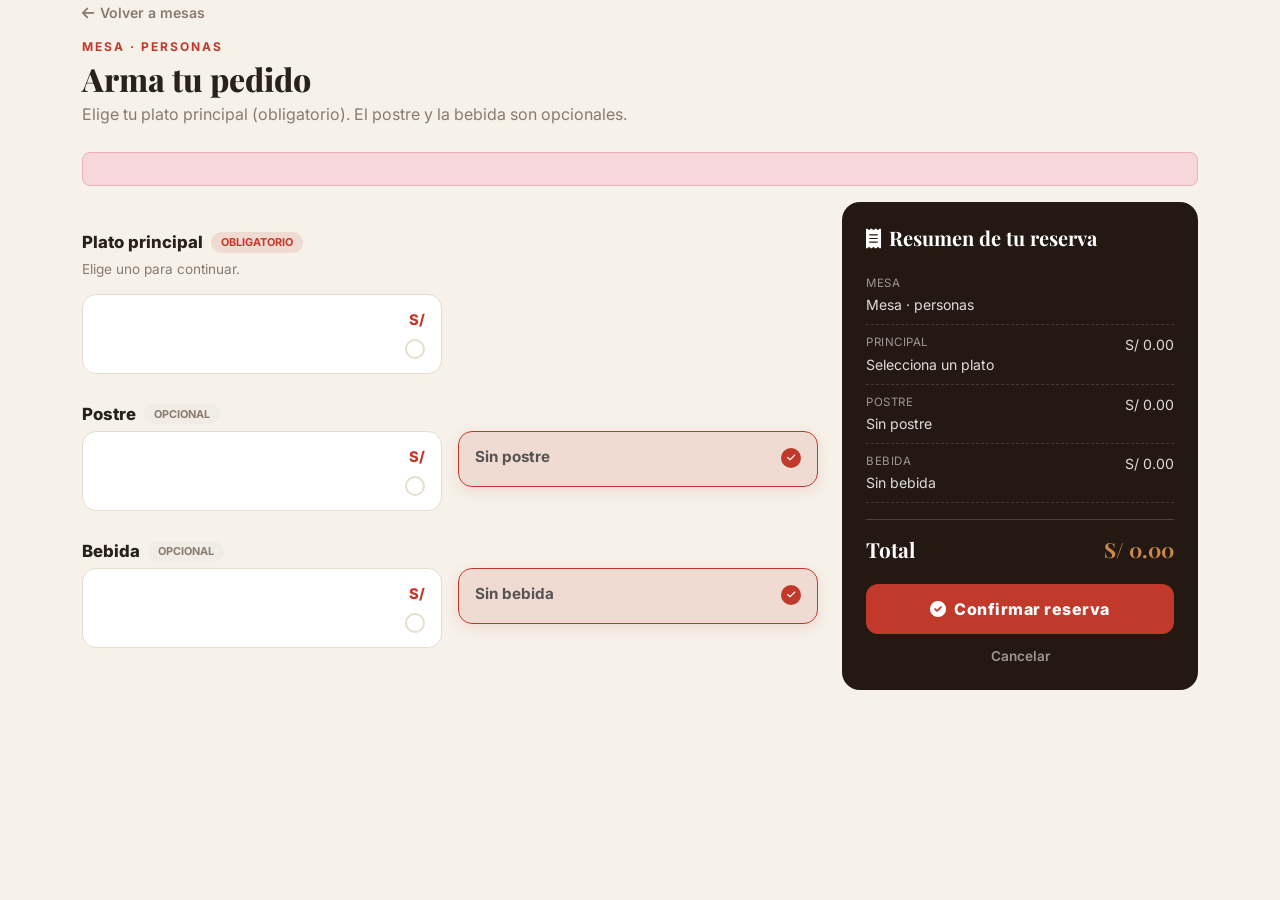
<file: target/classes/templates/cliente/carta.html>
<!DOCTYPE html>
<html xmlns:th="http://www.thymeleaf.org">
<head>
    <meta charset="UTF-8">
    <meta name="viewport" content="width=device-width, initial-scale=1.0">
    <title>Reservar Mesa - Restaurante</title>
    <link href="https://cdn.jsdelivr.net/npm/bootstrap@5.3.2/dist/css/bootstrap.min.css" rel="stylesheet">
    <link href="https://cdnjs.cloudflare.com/ajax/libs/font-awesome/6.0.0/css/all.min.css" rel="stylesheet">
    <style>
        @import url('https://fonts.googleapis.com/css2?family=Playfair+Display:wght@600;700;800&family=Inter:wght@400;500;600;700;800&display=swap');

        :root {
            --bg: #f6f1e9;
            --dark: #241812;
            --dark-2: #2f2019;
            --accent: #c0392b;
            --accent-dark: #a5281a;
            --accent-soft: rgba(192, 57, 43, 0.12);
            --gold: #c98a4b;
            --ink: #2b211c;
            --muted: #8a7b6f;
            --line: #e7ddcf;
            --green: #3f8b52;
        }

        * { box-sizing: border-box; }

        body {
            background-color: var(--bg);
            font-family: 'Inter', 'Segoe UI', sans-serif;
            color: var(--ink);
        }

        h1, h2, h3, h4, h5, .font-serif {
            font-family: 'Playfair Display', 'Segoe UI', serif;
        }

        a { text-decoration: none; }

        /* ===== NAVBAR ===== */
        .navbar-restaurante {
            background-color: var(--dark);
            padding: 14px 28px;
            box-shadow: 0 4px 18px rgba(0,0,0,0.15);
        }

        .navbar-restaurante .navbar-brand {
            color: #fff !important;
            font-family: 'Playfair Display', serif;
            font-weight: 700;
            font-size: 1.25rem;
            display: flex;
            align-items: center;
            gap: 10px;
        }

        .navbar-restaurante .brand-badge {
            width: 34px;
            height: 34px;
            border-radius: 9px;
            background: linear-gradient(135deg, var(--accent), var(--accent-dark));
            display: flex;
            align-items: center;
            justify-content: center;
            font-size: 1rem;
            color: #fff;
        }

        .navbar-restaurante .navbar-nav {
            gap: 6px;
        }

        .navbar-restaurante .nav-link {
            color: rgba(255,255,255,0.65) !important;
            font-weight: 600;
            font-size: 0.9rem;
            padding: 8px 14px !important;
            border-radius: 999px;
            transition: all .2s;
        }

        .navbar-restaurante .nav-link:hover {
            color: #fff !important;
            background: rgba(255,255,255,0.08);
        }

        .navbar-restaurante .nav-link.fw-bold {
            color: #fff !important;
            background: rgba(255,255,255,0.12);
        }

        .nav-badge {
            display: inline-flex;
            align-items: center;
            justify-content: center;
            min-width: 16px;
            height: 16px;
            padding: 0 4px;
            border-radius: 999px;
            background: var(--gold);
            color: var(--dark);
            font-size: 0.68rem;
            font-weight: 800;
            margin-left: 4px;
            vertical-align: 2px;
        }

        .navbar-restaurante .btn-logout {
            background: transparent;
            border: 1px solid rgba(255,255,255,0.25);
            color: rgba(255,255,255,0.85);
            border-radius: 999px;
            font-size: 0.82rem;
            font-weight: 600;
            padding: 7px 16px;
            transition: all .2s;
        }

        .navbar-restaurante .btn-logout:hover {
            background: rgba(255,255,255,0.12);
            color: #fff;
        }

        /* ===== PAGE HEADER (carta / mi reserva) ===== */
        .page-header {
            margin-bottom: 26px;
        }

        .page-header .eyebrow {
            text-transform: uppercase;
            letter-spacing: 2px;
            font-size: 0.75rem;
            font-weight: 700;
            color: var(--accent);
            margin-bottom: 4px;
        }

        .page-header h2 {
            font-weight: 800;
            margin-bottom: 4px;
        }

        .page-header p { color: var(--muted); margin: 0; }

        .btn-back {
            color: var(--muted);
            font-weight: 600;
            font-size: 0.88rem;
            display: inline-flex;
            align-items: center;
            gap: 6px;
            margin-bottom: 14px;
        }

        .btn-back:hover { color: var(--accent); }

        /* ===== CARTA / ORDER BUILDER ===== */
        .section-label {
            font-weight: 800;
            font-size: 1.05rem;
            margin: 28px 0 4px;
            display: flex;
            align-items: center;
            gap: 8px;
        }

        .section-sub {
            color: var(--muted);
            font-size: 0.85rem;
            margin-bottom: 14px;
        }

        .required-pill {
            background: var(--accent-soft);
            color: var(--accent);
            font-size: 0.68rem;
            font-weight: 700;
            padding: 2px 10px;
            border-radius: 999px;
            text-transform: uppercase;
        }

        .optional-pill {
            background: #f0ede6;
            color: var(--muted);
            font-size: 0.68rem;
            font-weight: 700;
            padding: 2px 10px;
            border-radius: 999px;
            text-transform: uppercase;
        }

        .dish-option {
            position: relative;
            display: block;
        }

        .dish-option input {
            position: absolute;
            opacity: 0;
            pointer-events: none;
        }

        .dish-card {
            border: 1.5px solid var(--line);
            border-radius: 14px;
            padding: 14px 16px;
            background: #fff;
            cursor: pointer;
            transition: all .18s;
            display: flex;
            justify-content: space-between;
            align-items: flex-start;
            gap: 10px;
            height: 100%;
        }

        .dish-card:hover { border-color: var(--gold); }

        .dish-option input:checked + .dish-card {
            border-color: var(--accent);
            background: var(--accent-soft);
            box-shadow: 0 4px 14px rgba(192,57,43,0.12);
        }

        .dish-name { font-weight: 700; font-size: 0.95rem; margin-bottom: 3px; }
        .dish-desc { color: var(--muted); font-size: 0.8rem; margin: 0; }
        .dish-price { font-weight: 800; color: var(--accent); white-space: nowrap; font-size: 0.92rem; }

        .check-circle {
            width: 20px; height: 20px;
            border-radius: 50%;
            border: 2px solid var(--line);
            flex-shrink: 0;
            display: flex; align-items: center; justify-content: center;
            transition: all .18s;
            margin-top: 2px;
        }

        .dish-option input:checked + .dish-card .check-circle {
            border-color: var(--accent);
            background: var(--accent);
            color: #fff;
        }

        .check-circle i { font-size: 0.6rem; opacity: 0; }
        .dish-option input:checked + .dish-card .check-circle i { opacity: 1; }

        /* order summary */
        .order-summary {
            background: var(--dark);
            color: #fff;
            border-radius: 18px;
            padding: 24px;
            position: sticky;
            top: 20px;
        }

        .order-summary h5 {
            font-family: 'Playfair Display', serif;
            font-weight: 700;
            margin-bottom: 16px;
        }

        .order-line {
            display: flex;
            justify-content: space-between;
            font-size: 0.88rem;
            padding: 9px 0;
            border-bottom: 1px dashed rgba(255,255,255,0.15);
            color: rgba(255,255,255,0.85);
        }

        .order-line .name { color: rgba(255,255,255,0.55); font-size: 0.72rem; text-transform: uppercase; letter-spacing: .5px; display:block; margin-bottom:2px;}

        .order-total {
            display: flex;
            justify-content: space-between;
            align-items: center;
            margin-top: 16px;
            padding-top: 14px;
            border-top: 1px solid rgba(255,255,255,0.18);
            font-family: 'Playfair Display', serif;
            font-size: 1.3rem;
            font-weight: 700;
        }

        .order-total span.amount { color: var(--gold); }

        .btn-confirm {
            width: 100%;
            background: var(--accent);
            color: #fff;
            border: none;
            border-radius: 12px;
            padding: 13px;
            font-weight: 800;
            letter-spacing: .5px;
            margin-top: 18px;
            transition: all .2s;
        }

        .btn-confirm:hover { background: var(--accent-dark); transform: translateY(-1px); }

        .btn-cancel-link {
            display: block;
            text-align: center;
            color: rgba(255,255,255,0.55);
            font-size: 0.85rem;
            margin-top: 12px;
            font-weight: 600;
        }
        .btn-cancel-link:hover { color: #fff; }
    </style>
</head>
<body>
<div th:replace="~{fragments/layout :: navbar('mesas')}"></div>

<div class="container container-narrow pb-5">

    <a th:href="@{/cliente/mesas}" class="btn-back"><i class="fas fa-arrow-left"></i> Volver a mesas</a>

    <div class="page-header">
        <div class="eyebrow">Mesa <span th:text="${mesa.numero}"></span> &middot; <span th:text="${mesa.capacidad}"></span> personas</div>
        <h2>Arma tu pedido</h2>
        <p>Elige tu plato principal (obligatorio). El postre y la bebida son opcionales.</p>
    </div>

    <div th:if="${error}" class="alert alert-danger rounded-3" th:text="${error}"></div>

    <form th:action="@{/cliente/reservar}" method="post" id="reservaForm">
        <input type="hidden" name="mesaId" th:value="${mesa.id}">

        <div class="row">
            <div class="col-lg-8">

                <div class="section-label">Plato principal <span class="required-pill">Obligatorio</span></div>
                <p class="section-sub">Elige uno para continuar.</p>
                <div class="row g-3 mb-2">
                    <div class="col-md-6" th:each="plato : ${principales}">
                        <label class="dish-option">
                            <input type="radio" name="platoPrincipalId" th:value="${plato.id}"
                                   th:data-name="${plato.nombre}" th:data-price="${plato.precio}"
                                   data-target="line-principal" required>
                            <div class="dish-card">
                                <div>
                                    <div class="dish-name" th:text="${plato.nombre}"></div>
                                    <p class="dish-desc" th:text="${plato.descripcion}"></p>
                                </div>
                                <div class="text-end">
                                    <div class="dish-price">S/ <span th:text="${plato.precio}"></span></div>
                                    <div class="check-circle ms-auto mt-2"><i class="fas fa-check"></i></div>
                                </div>
                            </div>
                        </label>
                    </div>
                </div>

                <div class="section-label">Postre <span class="optional-pill">Opcional</span></div>
                <div class="row g-3 mb-2">
                    <div class="col-md-6" th:each="plato : ${postres}">
                        <label class="dish-option">
                            <input type="radio" name="platoPostreId" th:value="${plato.id}"
                                   th:data-name="${plato.nombre}" th:data-price="${plato.precio}"
                                   data-target="line-postre">
                            <div class="dish-card">
                                <div class="dish-name" th:text="${plato.nombre}"></div>
                                <div class="text-end">
                                    <div class="dish-price">S/ <span th:text="${plato.precio}"></span></div>
                                    <div class="check-circle ms-auto mt-2"><i class="fas fa-check"></i></div>
                                </div>
                            </div>
                        </label>
                    </div>
                    <div class="col-md-6">
                        <label class="dish-option">
                            <input type="radio" name="platoPostreId" value="" data-name="Sin postre" data-price="0" data-target="line-postre" checked>
                            <div class="dish-card">
                                <div class="dish-name text-muted">Sin postre</div>
                                <div class="check-circle"><i class="fas fa-check"></i></div>
                            </div>
                        </label>
                    </div>
                </div>

                <div class="section-label">Bebida <span class="optional-pill">Opcional</span></div>
                <div class="row g-3 mb-4">
                    <div class="col-md-6" th:each="plato : ${bebidas}">
                        <label class="dish-option">
                            <input type="radio" name="platoBebidaId" th:value="${plato.id}"
                                   th:data-name="${plato.nombre}" th:data-price="${plato.precio}"
                                   data-target="line-bebida">
                            <div class="dish-card">
                                <div class="dish-name" th:text="${plato.nombre}"></div>
                                <div class="text-end">
                                    <div class="dish-price">S/ <span th:text="${plato.precio}"></span></div>
                                    <div class="check-circle ms-auto mt-2"><i class="fas fa-check"></i></div>
                                </div>
                            </div>
                        </label>
                    </div>
                    <div class="col-md-6">
                        <label class="dish-option">
                            <input type="radio" name="platoBebidaId" value="" data-name="Sin bebida" data-price="0" data-target="line-bebida" checked>
                            <div class="dish-card">
                                <div class="dish-name text-muted">Sin bebida</div>
                                <div class="check-circle"><i class="fas fa-check"></i></div>
                            </div>
                        </label>
                    </div>
                </div>

            </div>

            <div class="col-lg-4">
                <div class="order-summary">
                    <h5><i class="fas fa-receipt me-2"></i>Resumen de tu reserva</h5>

                    <div class="order-line">
                        <span><span class="name">Mesa</span>Mesa <span th:text="${mesa.numero}"></span> &middot; <span th:text="${mesa.capacidad}"></span> personas</span>
                    </div>

                    <div class="order-line">
                        <span class="name-wrap"><span class="name">Principal</span><span id="line-principal">Selecciona un plato</span></span>
                        <span id="price-principal">S/ 0.00</span>
                    </div>
                    <div class="order-line">
                        <span class="name-wrap"><span class="name">Postre</span><span id="line-postre">Sin postre</span></span>
                        <span id="price-postre">S/ 0.00</span>
                    </div>
                    <div class="order-line">
                        <span class="name-wrap"><span class="name">Bebida</span><span id="line-bebida">Sin bebida</span></span>
                        <span id="price-bebida">S/ 0.00</span>
                    </div>

                    <div class="order-total">
                        <span>Total</span>
                        <span class="amount">S/ <span id="total-amount">0.00</span></span>
                    </div>

                    <button type="submit" class="btn-confirm"><i class="fas fa-check-circle me-1"></i> Confirmar reserva</button>
                    <a th:href="@{/cliente/mesas}" class="btn-cancel-link">Cancelar</a>
                </div>
            </div>
        </div>
    </form>
</div>

<script>
    function actualizarResumen() {
        let total = 0;
        ['principal', 'postre', 'bebida'].forEach(function (tipo) {
            const checked = document.querySelector('input[data-target="line-' + tipo + '"]:checked');
            const lineEl = document.getElementById('line-' + tipo);
            const priceEl = document.getElementById('price-' + tipo);
            if (checked) {
                const price = parseFloat(checked.getAttribute('data-price')) || 0;
                lineEl.textContent = checked.getAttribute('data-name');
                priceEl.textContent = 'S/ ' + price.toFixed(2);
                total += price;
            }
        });
        document.getElementById('total-amount').textContent = total.toFixed(2);
    }

    document.querySelectorAll('#reservaForm input[type="radio"]').forEach(function (input) {
        input.addEventListener('change', actualizarResumen);
    });

    actualizarResumen();
</script>
</body>
</html>
</file>
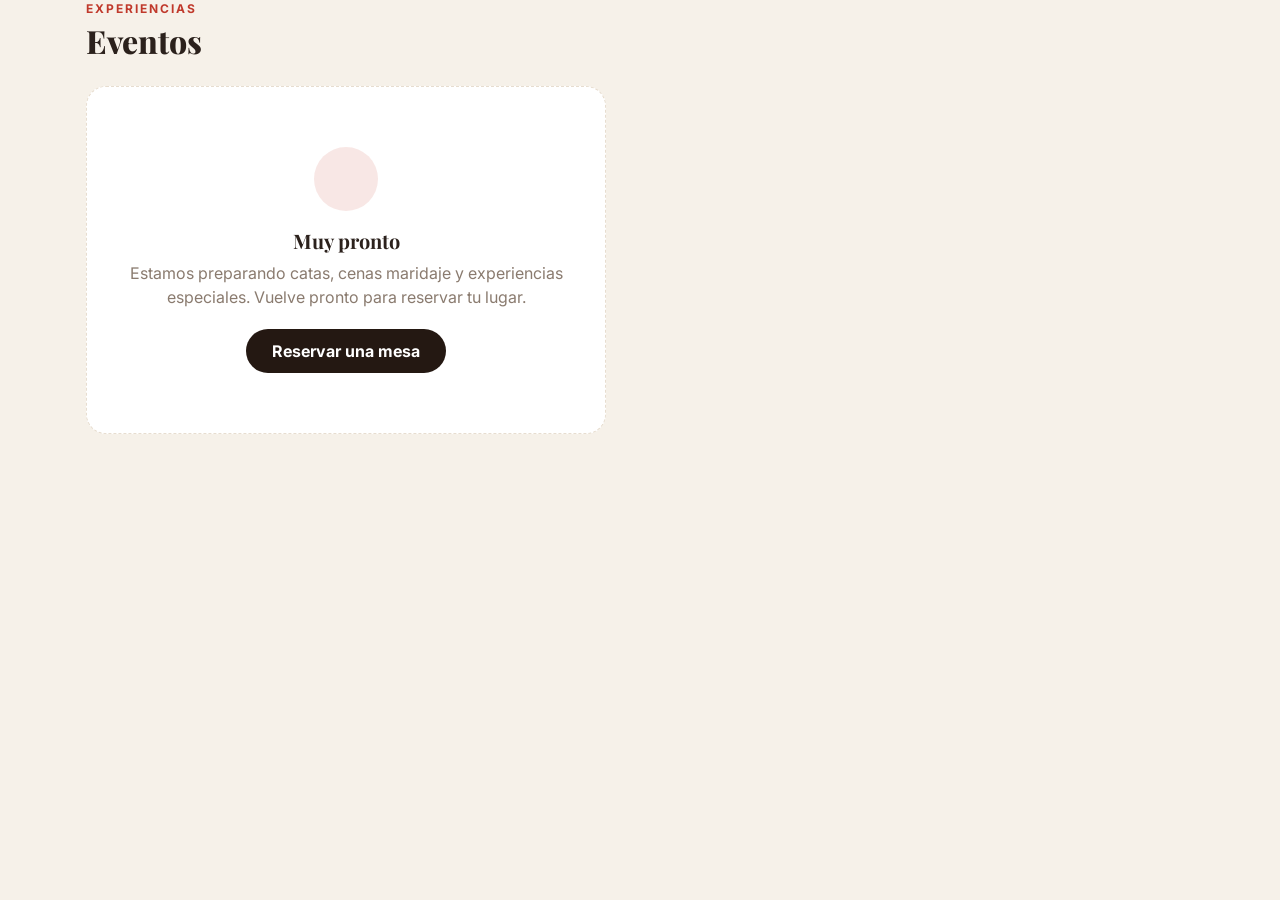
<file: target/classes/templates/cliente/eventos.html>
<!DOCTYPE html>
<html xmlns:th="http://www.thymeleaf.org">
<head>
    <meta charset="UTF-8">
    <meta name="viewport" content="width=device-width, initial-scale=1.0">
    <title>Eventos - Restaurante</title>
    <link href="https://cdn.jsdelivr.net/npm/bootstrap@5.3.2/dist/css/bootstrap.min.css" rel="stylesheet">
    <link href="https://cdnjs.cloudflare.com/ajax/libs/font-awesome/6.0.0/css/all.min.css" rel="stylesheet">
    <style>
        @import url('https://fonts.googleapis.com/css2?family=Playfair+Display:wght@600;700;800&family=Inter:wght@400;500;600;700;800&display=swap');

        :root {
            --bg: #f6f1e9;
            --dark: #241812;
            --dark-2: #2f2019;
            --accent: #c0392b;
            --accent-dark: #a5281a;
            --accent-soft: rgba(192, 57, 43, 0.12);
            --gold: #c98a4b;
            --ink: #2b211c;
            --muted: #8a7b6f;
            --line: #e7ddcf;
            --green: #3f8b52;
        }

        * { box-sizing: border-box; }

        body {
            background-color: var(--bg);
            font-family: 'Inter', 'Segoe UI', sans-serif;
            color: var(--ink);
        }

        h1, h2, h3, h4, h5, .font-serif {
            font-family: 'Playfair Display', 'Segoe UI', serif;
        }

        a { text-decoration: none; }

        /* ===== NAVBAR ===== */
        .navbar-restaurante {
            background-color: var(--dark);
            padding: 14px 28px;
            box-shadow: 0 4px 18px rgba(0,0,0,0.15);
        }

        .navbar-restaurante .navbar-brand {
            color: #fff !important;
            font-family: 'Playfair Display', serif;
            font-weight: 700;
            font-size: 1.25rem;
            display: flex;
            align-items: center;
            gap: 10px;
        }

        .navbar-restaurante .brand-badge {
            width: 34px;
            height: 34px;
            border-radius: 9px;
            background: linear-gradient(135deg, var(--accent), var(--accent-dark));
            display: flex;
            align-items: center;
            justify-content: center;
            font-size: 1rem;
            color: #fff;
        }

        .navbar-restaurante .navbar-nav {
            gap: 6px;
        }

        .navbar-restaurante .nav-link {
            color: rgba(255,255,255,0.65) !important;
            font-weight: 600;
            font-size: 0.9rem;
            padding: 8px 14px !important;
            border-radius: 999px;
            transition: all .2s;
        }

        .navbar-restaurante .nav-link:hover {
            color: #fff !important;
            background: rgba(255,255,255,0.08);
        }

        .navbar-restaurante .nav-link.fw-bold {
            color: #fff !important;
            background: rgba(255,255,255,0.12);
        }

        .nav-badge {
            display: inline-flex;
            align-items: center;
            justify-content: center;
            min-width: 16px;
            height: 16px;
            padding: 0 4px;
            border-radius: 999px;
            background: var(--gold);
            color: var(--dark);
            font-size: 0.68rem;
            font-weight: 800;
            margin-left: 4px;
            vertical-align: 2px;
        }

        .navbar-restaurante .btn-logout {
            background: transparent;
            border: 1px solid rgba(255,255,255,0.25);
            color: rgba(255,255,255,0.85);
            border-radius: 999px;
            font-size: 0.82rem;
            font-weight: 600;
            padding: 7px 16px;
            transition: all .2s;
        }

        .navbar-restaurante .btn-logout:hover {
            background: rgba(255,255,255,0.12);
            color: #fff;
        }

        /* ===== PAGE HEADER (carta / mi reserva) ===== */
        .page-header {
            margin-bottom: 26px;
        }

        .page-header .eyebrow {
            text-transform: uppercase;
            letter-spacing: 2px;
            font-size: 0.75rem;
            font-weight: 700;
            color: var(--accent);
            margin-bottom: 4px;
        }

        .page-header h2 {
            font-weight: 800;
            margin-bottom: 4px;
        }

        .page-header p { color: var(--muted); margin: 0; }

        .btn-back {
            color: var(--muted);
            font-weight: 600;
            font-size: 0.88rem;
            display: inline-flex;
            align-items: center;
            gap: 6px;
            margin-bottom: 14px;
        }

        .btn-back:hover { color: var(--accent); }

        .container-narrow { max-width: 1140px; margin: 0 auto; padding: 0 16px; }

        .empty-state {
            text-align: center;
            background: #fff;
            border: 1px dashed var(--line);
            border-radius: 20px;
            padding: 60px 30px;
            max-width: 520px;
        }

        .empty-state .icon-wrap {
            width: 64px; height: 64px;
            border-radius: 50%;
            background: var(--accent-soft);
            color: var(--accent);
            display: flex; align-items: center; justify-content: center;
            margin: 0 auto 18px;
            font-size: 1.5rem;
        }

        .empty-state h5 { font-weight: 700; margin-bottom: 8px; }
        .empty-state p { color: var(--muted); margin-bottom: 20px; }

        .btn-explore {
            background: var(--dark);
            color: #fff;
            border-radius: 999px;
            padding: 10px 26px;
            font-weight: 700;
            display: inline-block;
        }
        .btn-explore:hover { background: var(--accent); color: #fff; }
    </style>
</head>
<body>
<div th:replace="~{fragments/layout :: navbar('eventos')}"></div>

<div class="container container-narrow">
    <div class="page-header">
        <div class="eyebrow">Experiencias</div>
        <h2>Eventos</h2>
    </div>

    <div class="empty-state">
        <div class="icon-wrap"><i class="fas fa-calendar-star"></i></div>
        <h5>Muy pronto</h5>
        <p>Estamos preparando catas, cenas maridaje y experiencias especiales. Vuelve pronto para reservar tu lugar.</p>
        <a th:href="@{/cliente/mesas}" class="btn-explore">Reservar una mesa</a>
    </div>
</div>
</body>
</html>
</file>
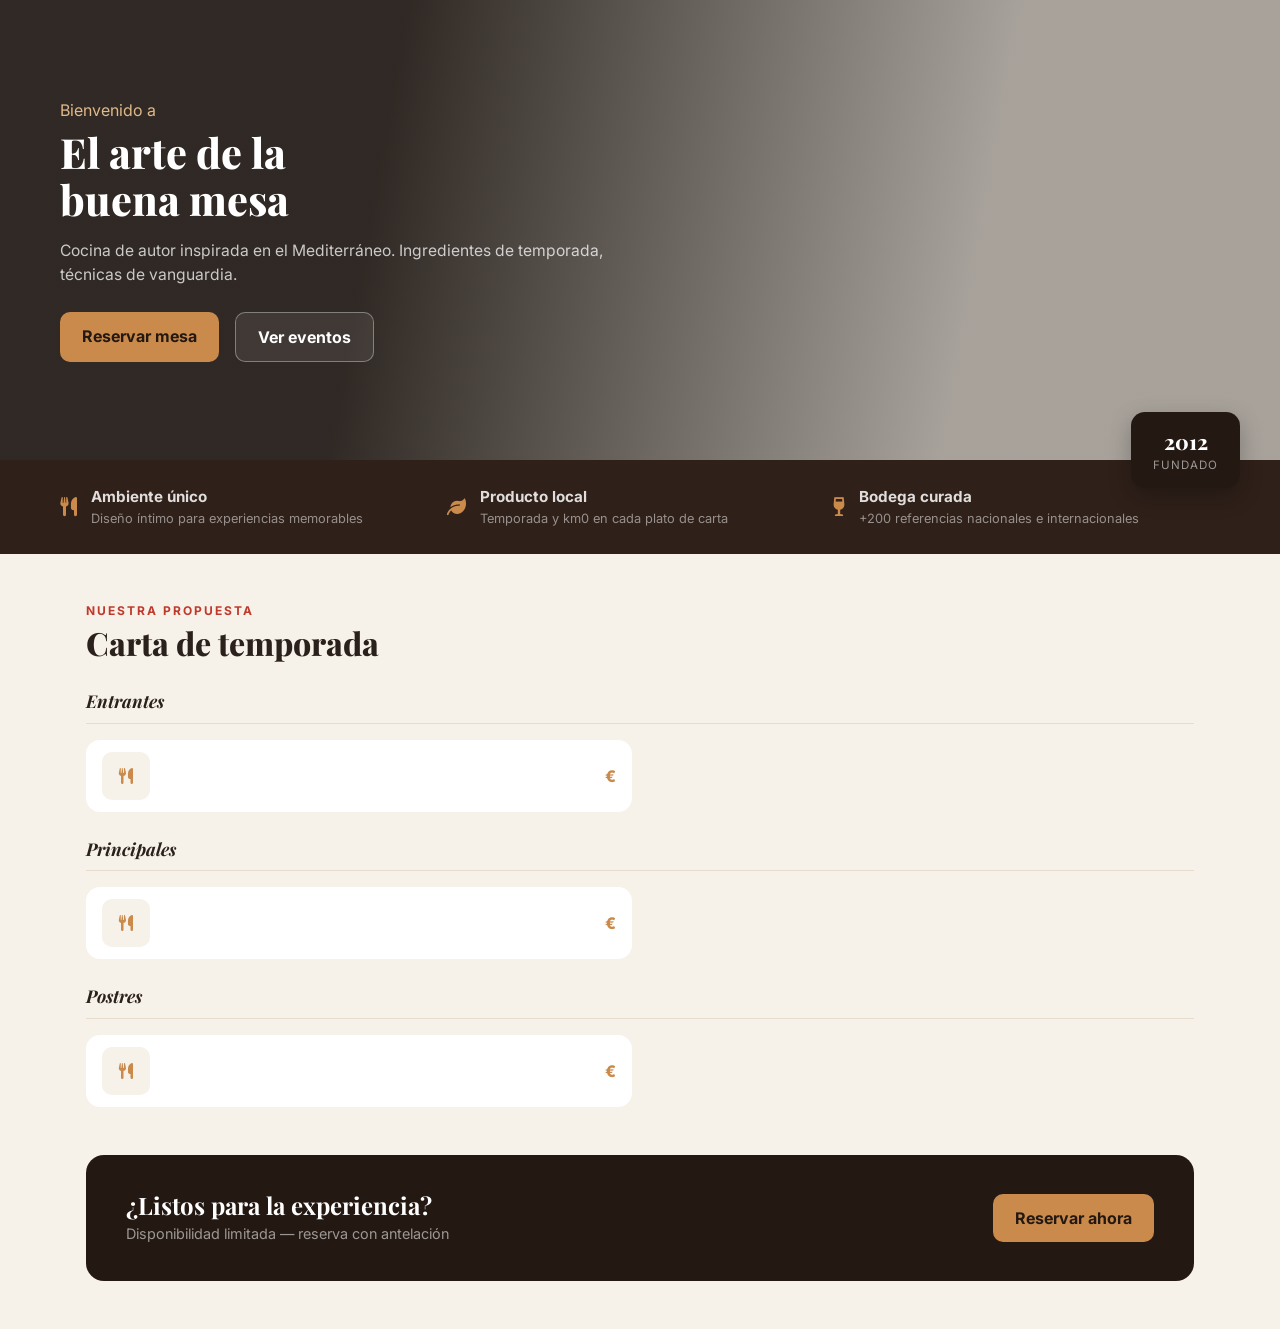
<file: target/classes/templates/cliente/inicio.html>
<!DOCTYPE html>
<html xmlns:th="http://www.thymeleaf.org">
<head>
    <meta charset="UTF-8">
    <meta name="viewport" content="width=device-width, initial-scale=1.0">
    <title>Restaurante</title>
    <link href="https://cdn.jsdelivr.net/npm/bootstrap@5.3.2/dist/css/bootstrap.min.css" rel="stylesheet">
    <link href="https://cdnjs.cloudflare.com/ajax/libs/font-awesome/6.0.0/css/all.min.css" rel="stylesheet">
    <style>
        @import url('https://fonts.googleapis.com/css2?family=Playfair+Display:wght@600;700;800&family=Inter:wght@400;500;600;700;800&display=swap');

        :root {
            --bg: #f6f1e9;
            --dark: #241812;
            --dark-2: #2f2019;
            --accent: #c0392b;
            --accent-dark: #a5281a;
            --accent-soft: rgba(192, 57, 43, 0.12);
            --gold: #c98a4b;
            --ink: #2b211c;
            --muted: #8a7b6f;
            --line: #e7ddcf;
            --green: #3f8b52;
        }

        * { box-sizing: border-box; }

        body {
            background-color: var(--bg);
            font-family: 'Inter', 'Segoe UI', sans-serif;
            color: var(--ink);
        }

        h1, h2, h3, h4, h5, .font-serif {
            font-family: 'Playfair Display', 'Segoe UI', serif;
        }

        a { text-decoration: none; }

        /* ===== NAVBAR ===== */
        .navbar-restaurante {
            background-color: var(--dark);
            padding: 14px 28px;
            box-shadow: 0 4px 18px rgba(0,0,0,0.15);
        }

        .navbar-restaurante .navbar-brand {
            color: #fff !important;
            font-family: 'Playfair Display', serif;
            font-weight: 700;
            font-size: 1.25rem;
            display: flex;
            align-items: center;
            gap: 10px;
        }

        .navbar-restaurante .brand-badge {
            width: 34px;
            height: 34px;
            border-radius: 9px;
            background: linear-gradient(135deg, var(--accent), var(--accent-dark));
            display: flex;
            align-items: center;
            justify-content: center;
            font-size: 1rem;
            color: #fff;
        }

        .navbar-restaurante .navbar-nav {
            gap: 6px;
        }

        .navbar-restaurante .nav-link {
            color: rgba(255,255,255,0.65) !important;
            font-weight: 600;
            font-size: 0.9rem;
            padding: 8px 14px !important;
            border-radius: 999px;
            transition: all .2s;
        }

        .navbar-restaurante .nav-link:hover {
            color: #fff !important;
            background: rgba(255,255,255,0.08);
        }

        .navbar-restaurante .nav-link.fw-bold {
            color: #fff !important;
            background: rgba(255,255,255,0.12);
        }

        .nav-badge {
            display: inline-flex;
            align-items: center;
            justify-content: center;
            min-width: 16px;
            height: 16px;
            padding: 0 4px;
            border-radius: 999px;
            background: var(--gold);
            color: var(--dark);
            font-size: 0.68rem;
            font-weight: 800;
            margin-left: 4px;
            vertical-align: 2px;
        }

        .navbar-restaurante .btn-logout {
            background: transparent;
            border: 1px solid rgba(255,255,255,0.25);
            color: rgba(255,255,255,0.85);
            border-radius: 999px;
            font-size: 0.82rem;
            font-weight: 600;
            padding: 7px 16px;
            transition: all .2s;
        }

        .navbar-restaurante .btn-logout:hover {
            background: rgba(255,255,255,0.12);
            color: #fff;
        }

        /* ===== PAGE HEADER (carta / mi reserva) ===== */
        .page-header {
            margin-bottom: 26px;
        }

        .page-header .eyebrow {
            text-transform: uppercase;
            letter-spacing: 2px;
            font-size: 0.75rem;
            font-weight: 700;
            color: var(--accent);
            margin-bottom: 4px;
        }

        .page-header h2 {
            font-weight: 800;
            margin-bottom: 4px;
        }

        .page-header p { color: var(--muted); margin: 0; }

        .btn-back {
            color: var(--muted);
            font-weight: 600;
            font-size: 0.88rem;
            display: inline-flex;
            align-items: center;
            gap: 6px;
            margin-bottom: 14px;
        }

        .btn-back:hover { color: var(--accent); }

        .container-narrow { max-width: 1140px; margin: 0 auto; padding: 0 16px; }

        /* ===== HOME (INICIO) ===== */
        .home-hero {
            position: relative;
            min-height: 460px;
            display: flex;
            align-items: center;
            padding: 60px 60px;
            background: linear-gradient(100deg, rgba(20,13,9,0.88) 30%, rgba(20,13,9,0.35) 75%),
                        url('https://images.unsplash.com/photo-1550966871-3ed3cdb5ed0c?q=80&w=1600&auto=format&fit=crop') center/cover no-repeat;
        }

        .home-hero-content { max-width: 560px; }

        .home-hero-title {
            color: #fff;
            font-family: 'Playfair Display', serif;
            font-weight: 800;
            font-size: 2.6rem;
            line-height: 1.15;
            margin: 6px 0 16px;
        }

        .home-hero-sub { color: rgba(255,255,255,0.75); margin-bottom: 26px; font-size: 0.98rem; }

        .btn-hero-primary {
            background: var(--gold);
            color: var(--dark);
            font-weight: 700;
            border-radius: 10px;
            padding: 12px 22px;
            display: inline-block;
            transition: all .2s;
        }
        .btn-hero-primary:hover { background: #dba25c; color: var(--dark); }

        .btn-hero-secondary {
            background: rgba(255,255,255,0.08);
            border: 1px solid rgba(255,255,255,0.35);
            color: #fff;
            font-weight: 700;
            border-radius: 10px;
            padding: 12px 22px;
            display: inline-block;
            transition: all .2s;
        }
        .btn-hero-secondary:hover { background: rgba(255,255,255,0.18); color: #fff; }

        .home-hero-badge {
            position: absolute;
            right: 40px;
            bottom: -28px;
            background: var(--dark);
            color: #fff;
            border-radius: 14px;
            padding: 14px 22px;
            text-align: center;
            box-shadow: 0 8px 22px rgba(0,0,0,0.25);
        }
        .home-hero-badge .year { font-family: 'Playfair Display', serif; font-weight: 800; font-size: 1.3rem; }
        .home-hero-badge .lbl { color: rgba(255,255,255,0.55); font-size: 0.72rem; text-transform: uppercase; letter-spacing: 1px; }

        .home-features {
            display: flex;
            background: var(--dark-2);
            padding: 26px 60px;
        }

        .home-feature {
            flex: 1;
            display: flex;
            align-items: center;
            gap: 14px;
            color: rgba(255,255,255,0.85);
            padding-right: 20px;
        }
        .home-feature i { font-size: 1.2rem; color: var(--gold); }
        .home-feature .ft-title { font-weight: 700; font-size: 0.95rem; }
        .home-feature .ft-sub { color: rgba(255,255,255,0.5); font-size: 0.8rem; }

        .carta-cat-label {
            font-family: 'Playfair Display', serif;
            font-style: italic;
            font-weight: 700;
            font-size: 1.1rem;
            color: var(--ink);
            border-bottom: 1px solid var(--line);
            padding-bottom: 8px;
            margin-bottom: 16px;
        }

        .carta-item {
            background: #fff;
            border-radius: 14px;
            padding: 12px 16px;
            display: flex;
            align-items: center;
            gap: 14px;
            height: 100%;
        }

        .carta-item-thumb {
            width: 48px;
            height: 48px;
            border-radius: 10px;
            background: var(--bg);
            color: var(--gold);
            display: flex;
            align-items: center;
            justify-content: center;
            flex-shrink: 0;
        }

        .ci-name { font-weight: 700; font-size: 0.92rem; }
        .ci-desc { color: var(--muted); font-size: 0.78rem; }
        .ci-price { color: var(--gold); font-weight: 800; white-space: nowrap; }

        .cta-banner {
            background: var(--dark);
            border-radius: 18px;
            padding: 36px 40px;
            display: flex;
            align-items: center;
            justify-content: space-between;
            flex-wrap: wrap;
            gap: 16px;
        }
        .cta-banner h4 { color: #fff; font-weight: 700; margin-bottom: 4px; }
        .cta-banner p { color: rgba(255,255,255,0.55); margin: 0; font-size: 0.9rem; }

        @media (max-width: 767px) {
            .home-hero { padding: 40px 24px; min-height: auto; }
            .home-features { flex-direction: column; gap: 16px; padding: 24px; }
            .home-hero-badge { display: none; }
        }
    </style>
</head>
<body>
<div th:replace="~{fragments/layout :: navbar('inicio')}"></div>

<div class="home-hero">
    <div class="home-hero-content">
        <div class="hero-eyebrow" style="color:#e0b989;">Bienvenido a</div>
        <h1 class="home-hero-title">El arte de la<br>buena mesa</h1>
        <p class="home-hero-sub">Cocina de autor inspirada en el Mediterráneo. Ingredientes de temporada, técnicas de vanguardia.</p>
        <div class="d-flex gap-3">
            <a th:href="@{/cliente/mesas}" class="btn-hero-primary">Reservar mesa</a>
            <a th:href="@{/cliente/eventos}" class="btn-hero-secondary">Ver eventos</a>
        </div>
    </div>
    <div class="home-hero-badge">
        <div class="year">2012</div>
        <div class="lbl">Fundado</div>
    </div>
</div>

<div class="home-features">
    <div class="home-feature">
        <i class="fas fa-utensils"></i>
        <div>
            <div class="ft-title">Ambiente único</div>
            <div class="ft-sub">Diseño íntimo para experiencias memorables</div>
        </div>
    </div>
    <div class="home-feature">
        <i class="fas fa-leaf"></i>
        <div>
            <div class="ft-title">Producto local</div>
            <div class="ft-sub">Temporada y km0 en cada plato de carta</div>
        </div>
    </div>
    <div class="home-feature">
        <i class="fas fa-wine-glass"></i>
        <div>
            <div class="ft-title">Bodega curada</div>
            <div class="ft-sub">+200 referencias nacionales e internacionales</div>
        </div>
    </div>
</div>

<div class="container container-narrow">

    <div class="page-header mt-5">
        <div class="eyebrow">Nuestra propuesta</div>
        <h2>Carta de temporada</h2>
    </div>

    <div class="carta-cat-label">Entrantes</div>
    <div class="row g-3 mb-4">
        <div class="col-md-6" th:each="plato : ${entrantes}">
            <div class="carta-item">
                <div class="carta-item-thumb"><i class="fas fa-utensils"></i></div>
                <div class="flex-grow-1">
                    <div class="ci-name" th:text="${plato.nombre}"></div>
                    <div class="ci-desc" th:text="${plato.descripcion}"></div>
                </div>
                <div class="ci-price">€<span th:text="${plato.precio}"></span></div>
            </div>
        </div>
    </div>

    <div class="carta-cat-label">Principales</div>
    <div class="row g-3 mb-4">
        <div class="col-md-6" th:each="plato : ${principales}">
            <div class="carta-item">
                <div class="carta-item-thumb"><i class="fas fa-utensils"></i></div>
                <div class="flex-grow-1">
                    <div class="ci-name" th:text="${plato.nombre}"></div>
                    <div class="ci-desc" th:text="${plato.descripcion}"></div>
                </div>
                <div class="ci-price">€<span th:text="${plato.precio}"></span></div>
            </div>
        </div>
    </div>

    <div class="carta-cat-label">Postres</div>
    <div class="row g-3 mb-5">
        <div class="col-md-6" th:each="plato : ${postres}">
            <div class="carta-item">
                <div class="carta-item-thumb"><i class="fas fa-utensils"></i></div>
                <div class="flex-grow-1">
                    <div class="ci-name" th:text="${plato.nombre}"></div>
                    <div class="ci-desc" th:text="${plato.descripcion}"></div>
                </div>
                <div class="ci-price">€<span th:text="${plato.precio}"></span></div>
            </div>
        </div>
    </div>

    <div class="cta-banner mb-5">
        <div>
            <h4>¿Listos para la experiencia?</h4>
            <p>Disponibilidad limitada — reserva con antelación</p>
        </div>
        <a th:href="@{/cliente/mesas}" class="btn-hero-primary">Reservar ahora</a>
    </div>

</div>
</body>
</html>
</file>
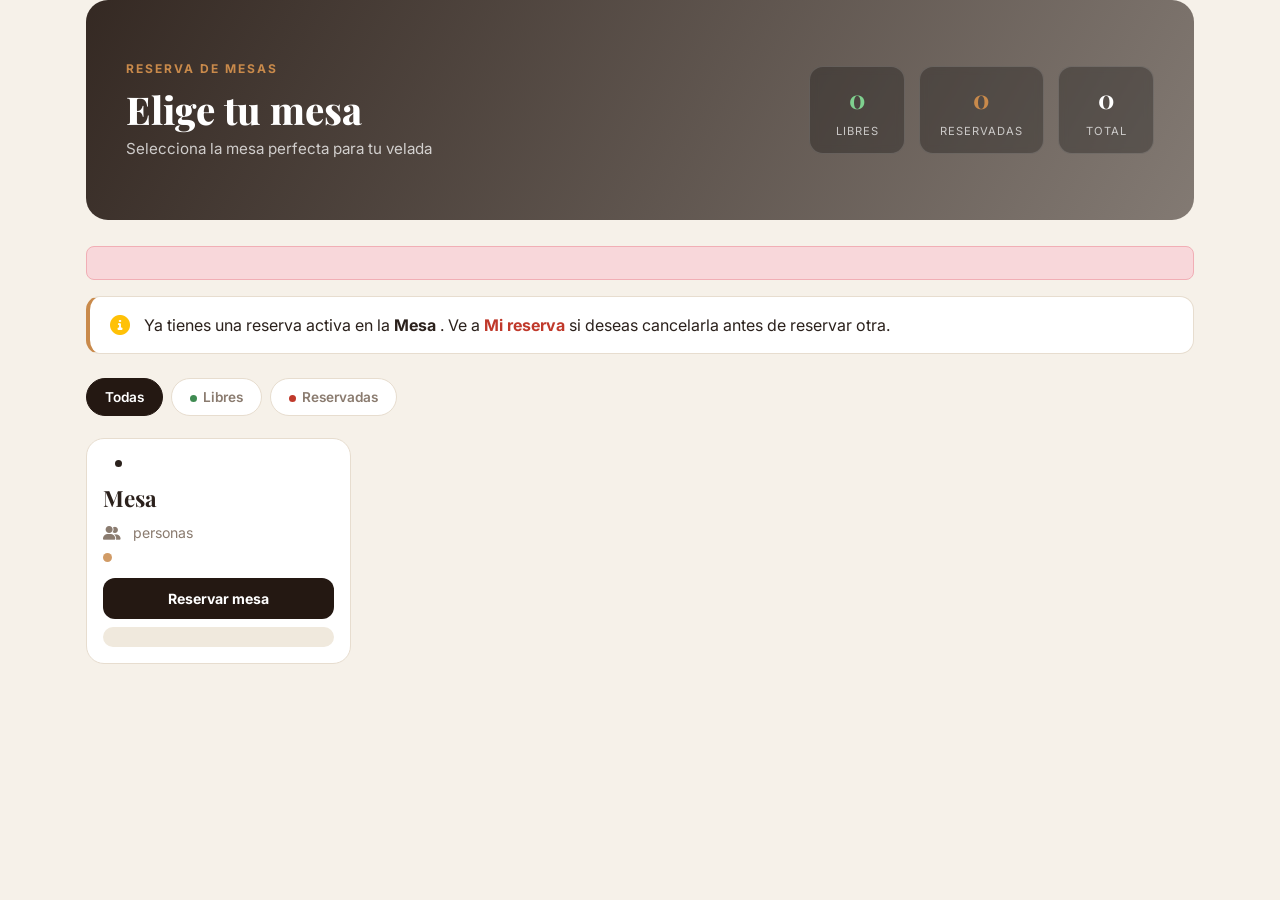
<file: target/classes/templates/cliente/mesas.html>
<!DOCTYPE html>
<html xmlns:th="http://www.thymeleaf.org">
<head>
    <meta charset="UTF-8">
    <meta name="viewport" content="width=device-width, initial-scale=1.0">
    <title>Mesas disponibles - Restaurante</title>
    <link href="https://cdn.jsdelivr.net/npm/bootstrap@5.3.2/dist/css/bootstrap.min.css" rel="stylesheet">
    <link href="https://cdnjs.cloudflare.com/ajax/libs/font-awesome/6.0.0/css/all.min.css" rel="stylesheet">
    <style>
        @import url('https://fonts.googleapis.com/css2?family=Playfair+Display:wght@600;700;800&family=Inter:wght@400;500;600;700;800&display=swap');

        :root {
            --bg: #f6f1e9;
            --dark: #241812;
            --dark-2: #2f2019;
            --accent: #c0392b;
            --accent-dark: #a5281a;
            --accent-soft: rgba(192, 57, 43, 0.12);
            --gold: #c98a4b;
            --ink: #2b211c;
            --muted: #8a7b6f;
            --line: #e7ddcf;
            --green: #3f8b52;
        }

        * { box-sizing: border-box; }

        body {
            background-color: var(--bg);
            font-family: 'Inter', 'Segoe UI', sans-serif;
            color: var(--ink);
        }

        h1, h2, h3, h4, h5, .font-serif {
            font-family: 'Playfair Display', 'Segoe UI', serif;
        }

        a { text-decoration: none; }

        /* ===== NAVBAR ===== */
        .navbar-restaurante {
            background-color: var(--dark);
            padding: 14px 28px;
            box-shadow: 0 4px 18px rgba(0,0,0,0.15);
        }

        .navbar-restaurante .navbar-brand {
            color: #fff !important;
            font-family: 'Playfair Display', serif;
            font-weight: 700;
            font-size: 1.25rem;
            display: flex;
            align-items: center;
            gap: 10px;
        }

        .navbar-restaurante .brand-badge {
            width: 34px;
            height: 34px;
            border-radius: 9px;
            background: linear-gradient(135deg, var(--accent), var(--accent-dark));
            display: flex;
            align-items: center;
            justify-content: center;
            font-size: 1rem;
            color: #fff;
        }

        .navbar-restaurante .navbar-nav {
            gap: 6px;
        }

        .navbar-restaurante .nav-link {
            color: rgba(255,255,255,0.65) !important;
            font-weight: 600;
            font-size: 0.9rem;
            padding: 8px 14px !important;
            border-radius: 999px;
            transition: all .2s;
        }

        .navbar-restaurante .nav-link:hover {
            color: #fff !important;
            background: rgba(255,255,255,0.08);
        }

        .navbar-restaurante .nav-link.fw-bold {
            color: #fff !important;
            background: rgba(255,255,255,0.12);
        }

        .nav-badge {
            display: inline-flex;
            align-items: center;
            justify-content: center;
            min-width: 16px;
            height: 16px;
            padding: 0 4px;
            border-radius: 999px;
            background: var(--gold);
            color: var(--dark);
            font-size: 0.68rem;
            font-weight: 800;
            margin-left: 4px;
            vertical-align: 2px;
        }

        .navbar-restaurante .btn-logout {
            background: transparent;
            border: 1px solid rgba(255,255,255,0.25);
            color: rgba(255,255,255,0.85);
            border-radius: 999px;
            font-size: 0.82rem;
            font-weight: 600;
            padding: 7px 16px;
            transition: all .2s;
        }

        .navbar-restaurante .btn-logout:hover {
            background: rgba(255,255,255,0.12);
            color: #fff;
        }

        /* ===== HERO ===== */
        .hero-section {
            position: relative;
            border-radius: 22px;
            overflow: hidden;
            min-height: 220px;
            display: flex;
            align-items: center;
            padding: 40px;
            margin-bottom: 26px;
            background: linear-gradient(120deg, rgba(36,24,18,0.92), rgba(36,24,18,0.55)),
                        url('https://images.unsplash.com/photo-1517248135467-4c7edcad34c4?auto=format&fit=crop&w=1400&q=80') center/cover;
            color: #fff;
        }

        .hero-eyebrow {
            letter-spacing: 2px;
            text-transform: uppercase;
            font-size: 0.75rem;
            font-weight: 700;
            color: var(--gold);
            margin-bottom: 8px;
        }

        .hero-title {
            font-size: 2.4rem;
            font-weight: 800;
            margin-bottom: 6px;
        }

        .hero-subtitle {
            color: rgba(255,255,255,0.75);
            font-size: 0.95rem;
            margin: 0;
        }

        .hero-stats {
            display: flex;
            gap: 14px;
            margin-left: auto;
        }

        .hero-stat {
            background: rgba(0,0,0,0.28);
            border: 1px solid rgba(255,255,255,0.15);
            border-radius: 14px;
            padding: 12px 20px;
            text-align: center;
            min-width: 96px;
            backdrop-filter: blur(4px);
        }

        .hero-stat .num {
            font-family: 'Playfair Display', serif;
            font-size: 1.6rem;
            font-weight: 700;
            display: block;
        }

        .hero-stat .lbl {
            font-size: 0.7rem;
            text-transform: uppercase;
            letter-spacing: 1px;
            color: rgba(255,255,255,0.7);
        }

        .hero-stat.libres .num { color: #7fd18f; }
        .hero-stat.reservadas .num { color: var(--gold); }

        @media (max-width: 767px) {
            .hero-section { flex-direction: column; align-items: flex-start; }
            .hero-stats { margin-left: 0; margin-top: 20px; width: 100%; }
            .hero-stat { flex: 1; }
        }

        /* ===== FILTER TABS ===== */
        .filter-tabs {
            display: flex;
            flex-wrap: wrap;
            gap: 8px;
            margin-bottom: 22px;
        }

        .filter-tab {
            border: 1px solid var(--line);
            background: #fff;
            color: var(--muted);
            font-weight: 600;
            font-size: 0.85rem;
            padding: 8px 18px;
            border-radius: 999px;
            cursor: pointer;
            transition: all .2s;
        }

        .filter-tab .dot {
            width: 7px; height: 7px; border-radius: 50%;
            display: inline-block; margin-right: 6px;
        }

        .filter-tab.active {
            background: var(--dark);
            border-color: var(--dark);
            color: #fff;
        }

        /* ===== MESA CARDS ===== */
        .card-mesa {
            border: 1px solid var(--line);
            border-radius: 18px;
            background: #fff;
            transition: transform .18s, box-shadow .18s;
            height: 100%;
        }

        .card-mesa:hover {
            transform: translateY(-4px);
            box-shadow: 0 14px 28px rgba(36,24,18,0.1);
        }

        .mesa-top {
            display: flex;
            justify-content: space-between;
            align-items: center;
            margin-bottom: 10px;
        }

        .mesa-numero {
            font-family: 'Playfair Display', serif;
            font-weight: 700;
            font-size: 1.4rem;
            margin: 4px 0 6px;
        }

        .mesa-cap {
            color: var(--muted);
            font-size: 0.88rem;
            display: flex;
            align-items: center;
            gap: 6px;
            margin-bottom: 10px;
        }

        .mesa-dots { display: flex; gap: 4px; margin-bottom: 16px; }
        .mesa-dots span {
            width: 9px; height: 9px; border-radius: 50%;
            background: var(--gold);
            opacity: 0.85;
        }

        .badge-estado {
            font-size: 0.72rem;
            font-weight: 700;
            padding: 5px 12px;
            border-radius: 999px;
            display: inline-flex;
            align-items: center;
            gap: 5px;
        }

        .badge-estado.libre { background: rgba(63,139,82,0.12); color: var(--green); }
        .badge-estado.reservada { background: rgba(192,57,43,0.12); color: var(--accent); }

        .badge-estado .dot { width: 7px; height: 7px; border-radius: 50%; background: currentColor; }

        .btn-reservar {
            width: 100%;
            background: var(--dark);
            color: #fff;
            border: none;
            border-radius: 12px;
            padding: 10px;
            font-weight: 700;
            font-size: 0.88rem;
            transition: all .2s;
        }

        .btn-reservar:hover {
            background: var(--accent);
            color: #fff;
        }

        .btn-nodisponible {
            width: 100%;
            background: #f0e9dd;
            color: var(--muted);
            border: none;
            border-radius: 12px;
            padding: 10px;
            font-weight: 700;
            font-size: 0.88rem;
        }

        .alert-reserva-activa {
            background: #fff;
            border: 1px solid var(--line);
            border-left: 4px solid var(--gold);
            border-radius: 14px;
            padding: 16px 20px;
            margin-bottom: 24px;
            display: flex;
            align-items: center;
            gap: 14px;
        }

        .container-narrow { max-width: 1140px; margin: 0 auto; padding: 0 16px; }

        /* ===== WIZARD DE RESERVA (modal 3 pasos) ===== */
        .wz-overlay {
            display: none;
            position: fixed;
            inset: 0;
            background: rgba(20,13,9,0.55);
            z-index: 1050;
            align-items: center;
            justify-content: center;
            padding: 20px;
        }
        .wz-overlay.wz-open { display: flex; }

        .wz-dialog {
            width: 100%;
            max-width: 440px;
            max-height: 90vh;
        }

        .wz-content {
            border-radius: 22px;
            border: none;
            overflow: hidden;
            background: var(--bg);
            display: flex;
            flex-direction: column;
            max-height: 90vh;
        }

        .wz-header {
            display: flex;
            align-items: flex-start;
            justify-content: space-between;
            padding: 22px 26px 0;
        }

        .wz-eyebrow {
            color: var(--accent);
            font-size: 0.72rem;
            font-weight: 800;
            letter-spacing: 1px;
            margin-bottom: 4px;
        }

        .wz-title { font-family: 'Playfair Display', serif; font-weight: 700; margin: 0; }

        .wz-close {
            background: var(--line);
            border: none;
            width: 30px;
            height: 30px;
            border-radius: 50%;
            font-size: 1.1rem;
            line-height: 1;
            color: var(--ink);
        }

        .wz-steps {
            display: flex;
            align-items: center;
            gap: 8px;
            padding: 18px 26px;
            border-bottom: 1px solid var(--line);
        }

        .wz-dot {
            width: 24px;
            height: 24px;
            border-radius: 50%;
            background: var(--line);
            color: var(--muted);
            display: flex;
            align-items: center;
            justify-content: center;
            font-size: 0.75rem;
            font-weight: 800;
            flex-shrink: 0;
        }
        .wz-dot.active { background: var(--dark); color: #fff; }
        .wz-line { width: 26px; height: 1px; background: var(--line); }
        .wz-step-label { color: var(--muted); font-size: 0.82rem; margin-left: 10px; }

        .wz-body { padding: 20px 26px; max-height: 60vh; overflow-y: auto; }

        .wz-label {
            display: block;
            font-weight: 700;
            font-size: 0.85rem;
            margin-bottom: 8px;
        }

        .wz-hint { color: var(--muted); font-size: 0.8rem; margin-top: -4px; margin-bottom: 12px; }

        .wz-input {
            border-radius: 10px;
            border: 1.5px solid var(--line);
            padding: 10px 12px;
            width: 100%;
        }
        .wz-input:focus { border-color: var(--gold); box-shadow: none; }

        .wz-hora-grid, .wz-chip-grid {
            display: grid;
            grid-template-columns: repeat(3, 1fr);
            gap: 8px;
        }
        .wz-chip-grid.two-col, .wz-chip-grid.restr-grid { grid-template-columns: repeat(2, 1fr); }

        .wz-chip, .wz-chip-wide {
            position: relative;
            display: flex;
            align-items: center;
            justify-content: center;
            background: #fff;
            border: 1.5px solid var(--line);
            border-radius: 12px;
            padding: 10px 8px;
            font-size: 0.85rem;
            font-weight: 600;
            cursor: pointer;
            text-align: center;
            transition: all .15s;
        }
        .wz-chip-wide { justify-content: flex-start; padding-left: 14px; }
        .wz-chip input, .wz-chip-wide input { position: absolute; opacity: 0; pointer-events: none; }
        .wz-chip:has(input:checked), .wz-chip-wide:has(input:checked) {
            background: var(--dark);
            border-color: var(--dark);
            color: #fff;
        }

        .wz-comensales {
            display: flex;
            align-items: center;
            gap: 14px;
        }
        .wz-count-btn {
            width: 34px;
            height: 34px;
            border-radius: 50%;
            border: 1.5px solid var(--line);
            background: #fff;
            font-size: 1.1rem;
            font-weight: 700;
            color: var(--ink);
        }
        .wz-count-val { font-family: 'Playfair Display', serif; font-weight: 700; font-size: 1.3rem; min-width: 20px; text-align: center; }
        .wz-personas-lbl { color: var(--muted); font-size: 0.85rem; }

        .wz-plato-list { display: flex; flex-direction: column; gap: 8px; margin-bottom: 4px; }

        .wz-plato-row {
            display: flex;
            align-items: center;
            gap: 12px;
            background: #fff;
            border: 1.5px solid var(--line);
            border-radius: 12px;
            padding: 8px 12px;
            cursor: pointer;
            transition: all .15s;
        }
        .wz-plato-row input { position: absolute; opacity: 0; pointer-events: none; }
        .wz-plato-row:has(input:checked) { border-color: var(--gold); background: var(--accent-soft); }

        .wp-thumb {
            width: 38px;
            height: 38px;
            border-radius: 8px;
            background: var(--bg);
            color: var(--gold);
            display: flex;
            align-items: center;
            justify-content: center;
            flex-shrink: 0;
            font-size: 0.85rem;
        }
        .wp-name { display: block; font-weight: 700; font-size: 0.86rem; }
        .wp-desc { display: block; color: var(--muted); font-size: 0.75rem; }
        .wp-price { color: var(--gold); font-weight: 800; font-size: 0.85rem; white-space: nowrap; }
        .wp-check {
            width: 20px; height: 20px; border-radius: 50%; border: 1.5px solid var(--line);
            display: flex; align-items: center; justify-content: center; font-size: 0.6rem; color: transparent; flex-shrink: 0;
        }
        .wz-plato-row:has(input:checked) .wp-check { background: var(--gold); border-color: var(--gold); color: #fff; }

        .wz-confirm-banner {
            background: rgba(46,139,87,0.12);
            color: #2e8b57;
            font-weight: 700;
            border-radius: 12px;
            padding: 12px 16px;
            margin-bottom: 18px;
            font-size: 0.9rem;
        }

        .wz-summary { background: #fff; border-radius: 14px; padding: 4px 18px; margin-bottom: 16px; }
        .wz-sum-row {
            display: flex;
            justify-content: space-between;
            padding: 12px 0;
            border-bottom: 1px solid var(--line);
            font-size: 0.9rem;
        }
        .wz-sum-row:last-child { border-bottom: none; }
        .wz-sum-row span:first-child { color: var(--muted); }
        .wz-sum-row span:last-child { font-weight: 700; }

        .wz-note { color: var(--muted); font-size: 0.8rem; }

        .wz-error {
            background: rgba(192,57,43,0.1);
            color: var(--accent);
            border-radius: 10px;
            padding: 10px 14px;
            font-size: 0.85rem;
            font-weight: 600;
            margin-top: 12px;
        }

        .wz-footer {
            display: flex;
            align-items: center;
            justify-content: space-between;
            gap: 12px;
            padding: 18px 26px 26px;
        }

        .wz-btn-back {
            background: transparent;
            border: none;
            color: var(--muted);
            font-weight: 700;
        }

        .wz-btn-next, .wz-btn-confirm {
            background: var(--dark);
            color: #fff;
            border: none;
            border-radius: 12px;
            padding: 12px 28px;
            font-weight: 700;
            margin-left: auto;
        }
        .wz-btn-next:hover, .wz-btn-confirm:hover { background: var(--accent); }

        @media (max-width: 480px) {
            .wz-hora-grid, .wz-chip-grid.two-col, .wz-chip-grid.restr-grid { grid-template-columns: repeat(2, 1fr); }
        }
    </style>
</head>
<body>
<div th:replace="~{fragments/layout :: navbar('mesas')}"></div>

<div class="container container-narrow">

    <div class="hero-section">
        <div>
            <div class="hero-eyebrow">Reserva de mesas</div>
            <h1 class="hero-title">Elige tu mesa</h1>
            <p class="hero-subtitle">Selecciona la mesa perfecta para tu velada</p>
        </div>
        <div class="hero-stats">
            <div class="hero-stat libres">
                <span class="num" th:text="${mesas.?[estado.name() == 'LIBRE'].size()}">0</span>
                <span class="lbl">Libres</span>
            </div>
            <div class="hero-stat reservadas">
                <span class="num" th:text="${mesas.?[estado.name() == 'RESERVADA'].size()}">0</span>
                <span class="lbl">Reservadas</span>
            </div>
            <div class="hero-stat">
                <span class="num" th:text="${mesas.size()}">0</span>
                <span class="lbl">Total</span>
            </div>
        </div>
    </div>

    <div th:if="${error}" class="alert alert-danger rounded-3" th:text="${error}"></div>

    <div th:if="${reservaActiva != null}" class="alert-reserva-activa">
        <i class="fas fa-circle-info text-warning fs-5"></i>
        <div>
            Ya tienes una reserva activa en la <strong>Mesa <span th:text="${reservaActiva.mesa.numero}"></span></strong>.
            Ve a <a th:href="@{/cliente/mireserva}" class="fw-bold" style="color: var(--accent)">Mi reserva</a> si deseas cancelarla antes de reservar otra.
        </div>
    </div>

    <div class="filter-tabs">
        <button type="button" class="filter-tab active" data-filter="todas">Todas</button>
        <button type="button" class="filter-tab" data-filter="LIBRE"><span class="dot" style="background:var(--green)"></span>Libres</button>
        <button type="button" class="filter-tab" data-filter="RESERVADA"><span class="dot" style="background:var(--accent)"></span>Reservadas</button>
    </div>

    <div class="row g-3 mb-5">
        <div class="col-6 col-md-4 col-lg-3 mesa-item" th:each="mesa : ${mesas}" th:attr="data-estado=${mesa.estado.name()}">
            <div class="card-mesa p-3">
                <div class="mesa-top">
                    <span class="badge-estado" th:classappend="${mesa.estado.name() == 'LIBRE'} ? 'libre' : 'reservada'">
                        <span class="dot"></span>
                        <span th:text="${mesa.estado.name() == 'LIBRE'} ? 'Libre' : 'Reservada'"></span>
                    </span>
                </div>
                <div class="mesa-numero">Mesa <span th:text="${mesa.numero}"></span></div>
                <div class="mesa-cap">
                    <i class="fas fa-user-group"></i>
                    <span th:text="${mesa.capacidad}"></span> personas
                </div>
                <div class="mesa-dots">
                    <span th:each="i : ${#numbers.sequence(1, mesa.capacidad)}"></span>
                </div>

                <button th:if="${mesa.estado.name() == 'LIBRE' and reservaActiva == null}"
                        type="button" class="btn-reservar d-block text-center w-100 btn-abrir-wizard"
                        th:attr="data-mesa-id=${mesa.id},data-mesa-numero=${mesa.numero},data-mesa-zona=${mesa.zona},data-mesa-cap=${mesa.capacidad}">
                    Reservar mesa
                </button>
                <button th:unless="${mesa.estado.name() == 'LIBRE' and reservaActiva == null}"
                        class="btn-nodisponible" disabled
                        th:text="${mesa.estado.name() == 'LIBRE'} ? 'Ya tienes una reserva' : 'No disponible'"></button>
            </div>
        </div>
    </div>

</div>

<div class="wz-overlay" id="reservaModal">
  <div class="wz-dialog">
    <div class="wz-content">
      <form id="wizardForm" th:action="@{/cliente/reservar-mesa}" method="post" novalidate>
        <input type="hidden" name="mesaId" id="wz-mesaId">

        <div class="wz-header">
          <div>
            <div class="wz-eyebrow" id="wz-mesa-label">MESA</div>
            <h5 class="wz-title" id="wz-step-title">¿Cuándo vienen?</h5>
          </div>
          <button type="button" class="wz-close" id="wz-close" aria-label="Cerrar">&times;</button>
        </div>

        <div class="wz-steps">
          <span class="wz-dot active" data-dot="1">1</span>
          <span class="wz-line"></span>
          <span class="wz-dot" data-dot="2">2</span>
          <span class="wz-line"></span>
          <span class="wz-dot" data-dot="3">3</span>
          <span class="wz-step-label" id="wz-step-label">Fecha y hora</span>
        </div>

        <div class="wz-body">

          <div class="wz-step" data-step="1">
            <label class="wz-label">Fecha</label>
            <input type="date" class="form-control wz-input" name="fecha" id="wz-fecha">

            <label class="wz-label mt-3">Hora</label>
            <div class="wz-hora-grid" id="wz-hora-grid">
              <label class="wz-chip"><input type="radio" name="hora" value="13:00"><span>13:00</span></label>
              <label class="wz-chip"><input type="radio" name="hora" value="13:30"><span>13:30</span></label>
              <label class="wz-chip"><input type="radio" name="hora" value="14:00"><span>14:00</span></label>
              <label class="wz-chip"><input type="radio" name="hora" value="14:30"><span>14:30</span></label>
              <label class="wz-chip"><input type="radio" name="hora" value="20:00"><span>20:00</span></label>
              <label class="wz-chip"><input type="radio" name="hora" value="20:30"><span>20:30</span></label>
              <label class="wz-chip"><input type="radio" name="hora" value="21:00"><span>21:00</span></label>
              <label class="wz-chip"><input type="radio" name="hora" value="21:30"><span>21:30</span></label>
              <label class="wz-chip"><input type="radio" name="hora" value="22:00"><span>22:00</span></label>
            </div>

            <label class="wz-label mt-3">Comensales (máx. <span id="wz-max-cap">2</span>)</label>
            <div class="wz-comensales">
              <button type="button" class="wz-count-btn" id="wz-minus">−</button>
              <span class="wz-count-val" id="wz-personas-val">2</span>
              <input type="hidden" name="personas" id="wz-personas" value="2">
              <button type="button" class="wz-count-btn" id="wz-plus">+</button>
              <span class="wz-personas-lbl">personas</span>
            </div>

            <label class="wz-label mt-3">Ocasión especial</label>
            <div class="wz-chip-grid two-col">
              <label class="wz-chip-wide">
                <input type="radio" name="ocasion" value="Ninguna" checked>
                <span>Ninguna</span>
              </label>
              <label class="wz-chip-wide">
                <input type="radio" name="ocasion" value="Cumpleaños">
                <span>Cumpleaños 🎂</span>
              </label>
              <label class="wz-chip-wide">
                <input type="radio" name="ocasion" value="Aniversario">
                <span>Aniversario 💍</span>
              </label>
              <label class="wz-chip-wide">
                <input type="radio" name="ocasion" value="Reunión de negocios">
                <span>Reunión de negocios 💼</span>
              </label>
              <label class="wz-chip-wide">
                <input type="radio" name="ocasion" value="Cena romántica">
                <span>Cena romántica 🌹</span>
              </label>
              <label class="wz-chip-wide">
                <input type="radio" name="ocasion" value="Celebración">
                <span>Celebración 🎉</span>
              </label>
            </div>
          </div>

          <div class="wz-step d-none" data-step="2">
            <label class="wz-label">Pre-selecciona platos (opcional)</label>
            <p class="wz-hint">Elige lo que te apetece para que la cocina esté lista</p>

            <div class="wz-plato-list">
              <label class="wz-plato-row" th:each="plato : ${preSeleccionables}">
                <input type="checkbox" name="platoIds" th:value="${plato.id}">
                <span class="wp-thumb"><i class="fas fa-utensils"></i></span>
                <span class="flex-grow-1">
                  <span class="wp-name" th:text="${plato.nombre}"></span>
                  <span class="wp-desc" th:text="${plato.descripcion}"></span>
                </span>
                <span class="wp-price">€<span th:text="${plato.precio}"></span></span>
                <span class="wp-check"><i class="fas fa-check"></i></span>
              </label>
            </div>

            <label class="wz-label mt-3">Restricciones o alergias</label>
            <div class="wz-chip-grid restr-grid">
              <label class="wz-chip-wide"><input type="checkbox" name="restricciones" value="Sin gluten"><span>Sin gluten</span></label>
              <label class="wz-chip-wide"><input type="checkbox" name="restricciones" value="Sin lactosa"><span>Sin lactosa</span></label>
              <label class="wz-chip-wide"><input type="checkbox" name="restricciones" value="Vegetariano"><span>Vegetariano</span></label>
              <label class="wz-chip-wide"><input type="checkbox" name="restricciones" value="Vegano"><span>Vegano</span></label>
              <label class="wz-chip-wide"><input type="checkbox" name="restricciones" value="Sin frutos secos"><span>Sin frutos secos</span></label>
              <label class="wz-chip-wide"><input type="checkbox" name="restricciones" value="Sin marisco"><span>Sin marisco</span></label>
            </div>

            <textarea class="form-control wz-input mt-3" name="notas" rows="2" placeholder="Otras solicitudes especiales..."></textarea>
          </div>

          <div class="wz-step d-none" data-step="3">
            <div class="wz-confirm-banner"><i class="fas fa-check-circle me-2"></i>Reserva lista para confirmar</div>
            <div class="wz-summary">
              <div class="wz-sum-row"><span>Mesa</span><span id="wz-sum-mesa"></span></div>
              <div class="wz-sum-row"><span>Fecha</span><span id="wz-sum-fecha"></span></div>
              <div class="wz-sum-row"><span>Hora</span><span id="wz-sum-hora"></span></div>
              <div class="wz-sum-row"><span>Comensales</span><span id="wz-sum-personas"></span></div>
            </div>
            <p class="wz-note">Recibirás confirmación por email. Puedes cancelar hasta 2h antes.</p>
          </div>

          <div class="wz-error d-none" id="wz-error"></div>
        </div>

        <div class="wz-footer">
          <button type="button" class="wz-btn-back" id="wz-back">Atrás</button>
          <button type="button" class="wz-btn-next" id="wz-next">Continuar →</button>
          <button type="submit" class="wz-btn-confirm d-none" id="wz-submit">Confirmar reserva</button>
        </div>
      </form>
    </div>
  </div>
</div>

<script>
document.addEventListener('DOMContentLoaded', function () {

    document.querySelectorAll('.filter-tab').forEach(function (tab) {
        tab.addEventListener('click', function () {
            document.querySelectorAll('.filter-tab').forEach(t => t.classList.remove('active'));
            tab.classList.add('active');
            const filtro = tab.getAttribute('data-filter');
            document.querySelectorAll('.mesa-item').forEach(function (item) {
                if (filtro === 'todas' || item.getAttribute('data-estado') === filtro) {
                    item.style.display = '';
                } else {
                    item.style.display = 'none';
                }
            });
        });
    });

    // ===== Wizard de reserva (3 pasos) =====
    const stepLabels = { 1: 'Fecha y hora', 2: 'Preferencias', 3: 'Confirmación' };
    const stepTitles = { 1: '¿Cuándo vienen?', 2: 'Preferencias', 3: 'Confirmar reserva' };
    let currentStep = 1;
    let maxCapacidad = 2;

    const overlay = document.getElementById('reservaModal');
    const wzError = document.getElementById('wz-error');

    function abrirModal() {
        overlay.classList.add('wz-open');
        document.body.style.overflow = 'hidden';
    }
    function cerrarModal() {
        overlay.classList.remove('wz-open');
        document.body.style.overflow = '';
    }

    function showError(msg) {
        wzError.textContent = msg;
        wzError.classList.remove('d-none');
    }
    function clearError() {
        wzError.classList.add('d-none');
        wzError.textContent = '';
    }

    function goToStep(step) {
        currentStep = step;
        document.querySelectorAll('.wz-step').forEach(function (el) {
            el.classList.toggle('d-none', el.getAttribute('data-step') != step);
        });
        document.querySelectorAll('.wz-dot').forEach(function (dot) {
            const n = parseInt(dot.getAttribute('data-dot'), 10);
            dot.classList.toggle('active', n <= step);
        });
        document.getElementById('wz-step-label').textContent = stepLabels[step];
        document.getElementById('wz-step-title').textContent = stepTitles[step];
        document.getElementById('wz-back').style.visibility = step === 1 ? 'hidden' : 'visible';
        document.getElementById('wz-next').classList.toggle('d-none', step === 3);
        document.getElementById('wz-submit').classList.toggle('d-none', step !== 3);
        if (step === 3) buildSummary();
        clearError();
    }

    function buildSummary() {
        const numero = document.getElementById('wz-mesa-label').getAttribute('data-numero');
        const zona = document.getElementById('wz-mesa-label').getAttribute('data-zona');
        document.getElementById('wz-sum-mesa').textContent = 'Mesa ' + numero + ' — ' + zona;
        document.getElementById('wz-sum-fecha').textContent = document.getElementById('wz-fecha').value || '—';
        const horaChecked = document.querySelector('input[name="hora"]:checked');
        document.getElementById('wz-sum-hora').textContent = horaChecked ? horaChecked.value : '—';
        document.getElementById('wz-sum-personas').textContent = document.getElementById('wz-personas').value + ' personas';
    }

    document.querySelectorAll('.btn-abrir-wizard').forEach(function (btn) {
        btn.addEventListener('click', function () {
            const mesaId = btn.getAttribute('data-mesa-id') || '';
            const numero = btn.getAttribute('data-mesa-numero') || '';
            const zona = btn.getAttribute('data-mesa-zona') || 'Salón';
            const cap = parseInt(btn.getAttribute('data-mesa-cap'), 10) || 1;

            document.getElementById('wizardForm').reset();
            document.getElementById('wz-mesaId').value = mesaId;
            const label = document.getElementById('wz-mesa-label');
            label.textContent = 'MESA ' + numero + ' · ' + zona.toUpperCase();
            label.setAttribute('data-numero', numero);
            label.setAttribute('data-zona', zona);

            maxCapacidad = cap;
            document.getElementById('wz-max-cap').textContent = cap;
            const personasIni = Math.min(2, cap);
            document.getElementById('wz-personas').value = personasIni;
            document.getElementById('wz-personas-val').textContent = personasIni;

            goToStep(1);
            abrirModal();
        });
    });

    document.getElementById('wz-close').addEventListener('click', cerrarModal);
    overlay.addEventListener('click', function (e) {
        if (e.target === overlay) cerrarModal();
    });

    document.getElementById('wz-minus').addEventListener('click', function () {
        const input = document.getElementById('wz-personas');
        const val = Math.max(1, parseInt(input.value, 10) - 1);
        input.value = val;
        document.getElementById('wz-personas-val').textContent = val;
    });
    document.getElementById('wz-plus').addEventListener('click', function () {
        const input = document.getElementById('wz-personas');
        const val = Math.min(maxCapacidad, parseInt(input.value, 10) + 1);
        input.value = val;
        document.getElementById('wz-personas-val').textContent = val;
    });

    document.getElementById('wz-back').addEventListener('click', function () {
        if (currentStep > 1) goToStep(currentStep - 1);
    });

    document.getElementById('wz-next').addEventListener('click', function () {
        if (currentStep === 1) {
            const fecha = document.getElementById('wz-fecha').value;
            const hora = document.querySelector('input[name="hora"]:checked');
            if (!fecha) { showError('Elige una fecha.'); return; }
            if (!hora) { showError('Elige una hora.'); return; }
        }
        goToStep(currentStep + 1);
    });

});
</script>
</body>
</html>
</file>
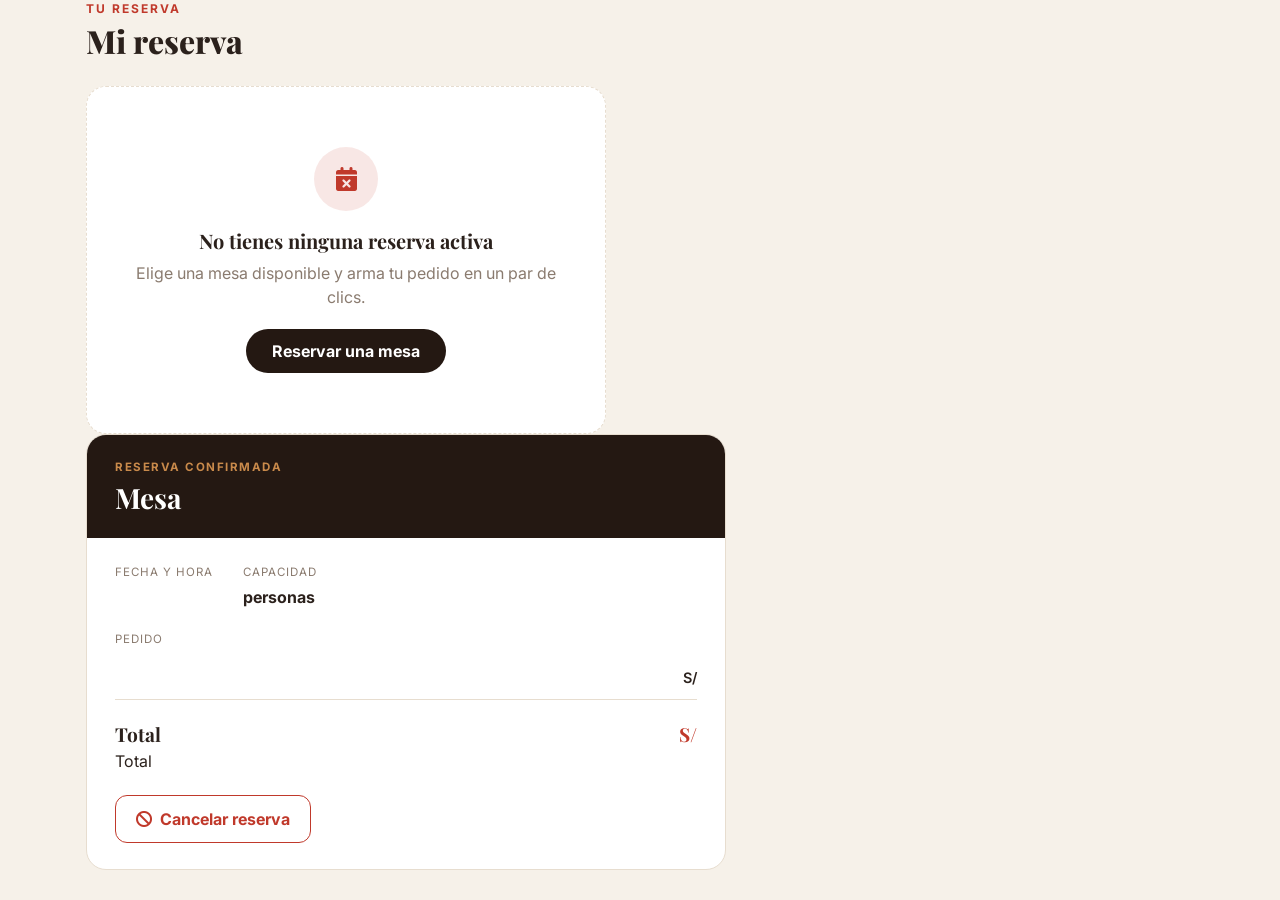
<file: target/classes/templates/cliente/mireserva.html>
<!DOCTYPE html>
<html xmlns:th="http://www.thymeleaf.org">
<head>
    <meta charset="UTF-8">
    <meta name="viewport" content="width=device-width, initial-scale=1.0">
    <title>Mi reserva - Restaurante</title>
    <link href="https://cdn.jsdelivr.net/npm/bootstrap@5.3.2/dist/css/bootstrap.min.css" rel="stylesheet">
    <link href="https://cdnjs.cloudflare.com/ajax/libs/font-awesome/6.0.0/css/all.min.css" rel="stylesheet">
    <style>
        @import url('https://fonts.googleapis.com/css2?family=Playfair+Display:wght@600;700;800&family=Inter:wght@400;500;600;700;800&display=swap');

        :root {
            --bg: #f6f1e9;
            --dark: #241812;
            --dark-2: #2f2019;
            --accent: #c0392b;
            --accent-dark: #a5281a;
            --accent-soft: rgba(192, 57, 43, 0.12);
            --gold: #c98a4b;
            --ink: #2b211c;
            --muted: #8a7b6f;
            --line: #e7ddcf;
            --green: #3f8b52;
        }

        * { box-sizing: border-box; }

        body {
            background-color: var(--bg);
            font-family: 'Inter', 'Segoe UI', sans-serif;
            color: var(--ink);
        }

        h1, h2, h3, h4, h5, .font-serif {
            font-family: 'Playfair Display', 'Segoe UI', serif;
        }

        a { text-decoration: none; }

        /* ===== NAVBAR ===== */
        .navbar-restaurante {
            background-color: var(--dark);
            padding: 14px 28px;
            box-shadow: 0 4px 18px rgba(0,0,0,0.15);
        }

        .navbar-restaurante .navbar-brand {
            color: #fff !important;
            font-family: 'Playfair Display', serif;
            font-weight: 700;
            font-size: 1.25rem;
            display: flex;
            align-items: center;
            gap: 10px;
        }

        .navbar-restaurante .brand-badge {
            width: 34px;
            height: 34px;
            border-radius: 9px;
            background: linear-gradient(135deg, var(--accent), var(--accent-dark));
            display: flex;
            align-items: center;
            justify-content: center;
            font-size: 1rem;
            color: #fff;
        }

        .navbar-restaurante .navbar-nav {
            gap: 6px;
        }

        .navbar-restaurante .nav-link {
            color: rgba(255,255,255,0.65) !important;
            font-weight: 600;
            font-size: 0.9rem;
            padding: 8px 14px !important;
            border-radius: 999px;
            transition: all .2s;
        }

        .navbar-restaurante .nav-link:hover {
            color: #fff !important;
            background: rgba(255,255,255,0.08);
        }

        .navbar-restaurante .nav-link.fw-bold {
            color: #fff !important;
            background: rgba(255,255,255,0.12);
        }

        .nav-badge {
            display: inline-flex;
            align-items: center;
            justify-content: center;
            min-width: 16px;
            height: 16px;
            padding: 0 4px;
            border-radius: 999px;
            background: var(--gold);
            color: var(--dark);
            font-size: 0.68rem;
            font-weight: 800;
            margin-left: 4px;
            vertical-align: 2px;
        }

        .navbar-restaurante .btn-logout {
            background: transparent;
            border: 1px solid rgba(255,255,255,0.25);
            color: rgba(255,255,255,0.85);
            border-radius: 999px;
            font-size: 0.82rem;
            font-weight: 600;
            padding: 7px 16px;
            transition: all .2s;
        }

        .navbar-restaurante .btn-logout:hover {
            background: rgba(255,255,255,0.12);
            color: #fff;
        }

        /* ===== PAGE HEADER (carta / mi reserva) ===== */
        .page-header {
            margin-bottom: 26px;
        }

        .page-header .eyebrow {
            text-transform: uppercase;
            letter-spacing: 2px;
            font-size: 0.75rem;
            font-weight: 700;
            color: var(--accent);
            margin-bottom: 4px;
        }

        .page-header h2 {
            font-weight: 800;
            margin-bottom: 4px;
        }

        .page-header p { color: var(--muted); margin: 0; }

        .btn-back {
            color: var(--muted);
            font-weight: 600;
            font-size: 0.88rem;
            display: inline-flex;
            align-items: center;
            gap: 6px;
            margin-bottom: 14px;
        }

        .btn-back:hover { color: var(--accent); }

        /* ===== MI RESERVA ===== */
        .reserva-card {
            background: #fff;
            border-radius: 20px;
            border: 1px solid var(--line);
            overflow: hidden;
            max-width: 640px;
        }

        .reserva-card .rc-header {
            background: var(--dark);
            color: #fff;
            padding: 24px 28px;
            display: flex;
            justify-content: space-between;
            align-items: center;
        }

        .reserva-card .rc-header .eyebrow {
            color: var(--gold);
            text-transform: uppercase;
            font-size: 0.72rem;
            font-weight: 700;
            letter-spacing: 1.5px;
            margin-bottom: 4px;
        }

        .reserva-card .rc-header h3 { margin: 0; font-weight: 700; }

        .badge-pill {
            padding: 6px 14px;
            border-radius: 999px;
            font-size: 0.75rem;
            font-weight: 700;
            text-transform: uppercase;
        }

        .badge-pill.confirmada { background: rgba(63,139,82,0.18); color: #7fd18f; }
        .badge-pill.pendiente { background: rgba(201,138,75,0.2); color: var(--gold); }
        .badge-pill.cancelada { background: rgba(255,255,255,0.12); color: rgba(255,255,255,0.6); }

        .rc-body { padding: 26px 28px; }

        .rc-meta {
            display: flex;
            gap: 30px;
            margin-bottom: 22px;
            flex-wrap: wrap;
        }

        .rc-meta .item .lbl {
            color: var(--muted);
            font-size: 0.72rem;
            text-transform: uppercase;
            letter-spacing: 1px;
            margin-bottom: 3px;
        }

        .rc-meta .item .val { font-weight: 700; font-size: 1rem; }

        .rc-pedido-line {
            display: flex;
            justify-content: space-between;
            padding: 11px 0;
            border-bottom: 1px solid var(--line);
            font-size: 0.9rem;
        }

        .rc-pedido-line .cat {
            color: var(--muted);
            font-size: 0.7rem;
            text-transform: uppercase;
            letter-spacing: .5px;
        }

        .rc-total {
            display: flex;
            justify-content: space-between;
            font-family: 'Playfair Display', serif;
            font-weight: 700;
            font-size: 1.2rem;
            padding-top: 14px;
            margin-top: 6px;
        }

        .btn-cancelar-reserva {
            background: #fff;
            border: 1.5px solid var(--accent);
            color: var(--accent);
            font-weight: 700;
            border-radius: 12px;
            padding: 11px 20px;
            margin-top: 22px;
            transition: all .2s;
        }

        .btn-cancelar-reserva:hover { background: var(--accent); color: #fff; }

        .empty-state {
            text-align: center;
            background: #fff;
            border: 1px dashed var(--line);
            border-radius: 20px;
            padding: 60px 30px;
            max-width: 520px;
        }

        .empty-state .icon-wrap {
            width: 64px; height: 64px;
            border-radius: 50%;
            background: var(--accent-soft);
            color: var(--accent);
            display: flex; align-items: center; justify-content: center;
            margin: 0 auto 18px;
            font-size: 1.5rem;
        }

        .empty-state h5 { font-weight: 700; margin-bottom: 8px; }
        .empty-state p { color: var(--muted); margin-bottom: 20px; }

        .btn-explore {
            background: var(--dark);
            color: #fff;
            border-radius: 999px;
            padding: 10px 26px;
            font-weight: 700;
            display: inline-block;
        }
        .btn-explore:hover { background: var(--accent); color: #fff; }

        .container-narrow { max-width: 1140px; margin: 0 auto; padding: 0 16px; }
    </style>
</head>
<body>
<div th:replace="~{fragments/layout :: navbar('mireserva')}"></div>

<div class="container container-narrow">

    <div class="page-header">
        <div class="eyebrow">Tu reserva</div>
        <h2>Mi reserva</h2>
    </div>

    <div th:if="${reserva == null}" class="empty-state">
        <div class="icon-wrap"><i class="fas fa-calendar-xmark"></i></div>
        <h5>No tienes ninguna reserva activa</h5>
        <p>Elige una mesa disponible y arma tu pedido en un par de clics.</p>
        <a th:href="@{/cliente/mesas}" class="btn-explore">Reservar una mesa</a>
    </div>

    <div th:if="${reserva != null}" class="reserva-card">
        <div class="rc-header">
            <div>
                <div class="eyebrow">Reserva confirmada</div>
                <h3>Mesa <span th:text="${reserva.mesa.numero}"></span></h3>
            </div>
            <span class="badge-pill"
                  th:classappend="${#strings.toLowerCase(reserva.estado.name())}"
                  th:text="${reserva.estado}"></span>
        </div>

        <div class="rc-body">
            <div class="rc-meta">
                <div class="item">
                    <div class="lbl">Fecha y hora</div>
                    <div class="val" th:text="${#temporals.format(reserva.fechaHora, 'dd/MM/yyyy HH:mm')}"></div>
                </div>
                <div class="item">
                    <div class="lbl">Capacidad</div>
                    <div class="val"><span th:text="${reserva.mesa.capacidad}"></span> personas</div>
                </div>
            </div>

            <div class="lbl mb-2" style="color: var(--muted); text-transform: uppercase; font-size: .72rem; letter-spacing: 1px;">Pedido</div>
            <div class="rc-pedido-line" th:each="d : ${reserva.detalles}">
                <span>
                    <span class="cat d-block" th:text="${d.plato.categoria}"></span>
                    <span th:text="${d.plato.nombre}"></span>
                </span>
                <span class="fw-semibold">S/ <span th:text="${d.plato.precio}"></span></span>
            </div>

            <div class="rc-total">
                <span>Total</span>
                <span style="color: var(--accent)">S/ <span th:text="${#aggregates.sum(reserva.detalles.![plato.precio])}"></span></span>
            </div>
            <span>Total</span>
            <form th:action="@{/cliente/mireserva/cancelar/{id}(id=${reserva.id})}" method="post"
                  onsubmit="return confirm('¿Seguro que deseas cancelar tu reserva?');">
                <button type="submit" class="btn-cancelar-reserva"><i class="fas fa-ban me-1"></i> Cancelar reserva</button>
            </form>
        </div>
    </div>

</div>
</body>
</html>
</file>
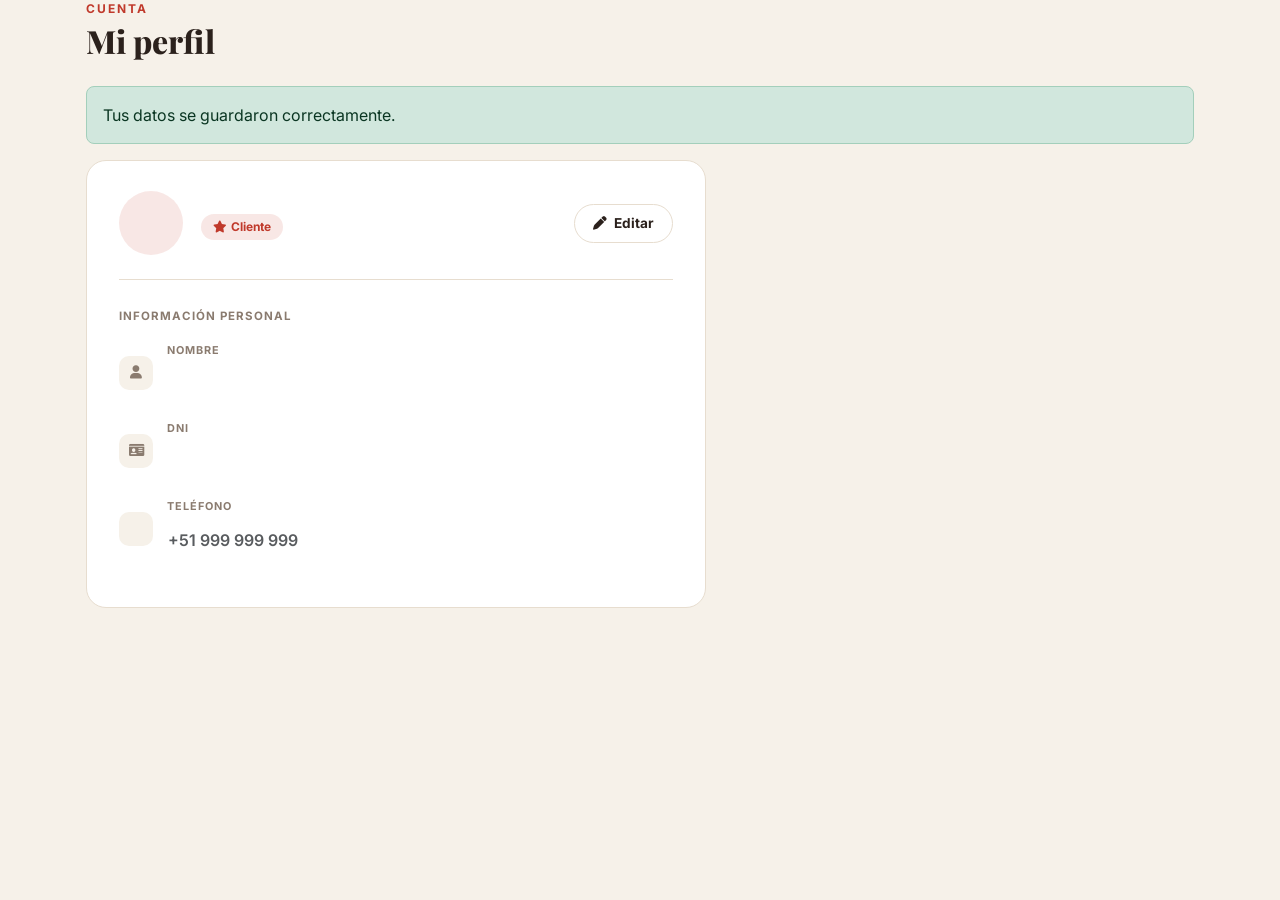
<file: target/classes/templates/cliente/perfil.html>
<!DOCTYPE html>
<html xmlns:th="http://www.thymeleaf.org">
<head>
    <meta charset="UTF-8">
    <meta name="viewport" content="width=device-width, initial-scale=1.0">
    <title>Mi perfil - Restaurante</title>
    <link href="https://cdn.jsdelivr.net/npm/bootstrap@5.3.2/dist/css/bootstrap.min.css" rel="stylesheet">
    <link href="https://cdnjs.cloudflare.com/ajax/libs/font-awesome/6.0.0/css/all.min.css" rel="stylesheet">
    <style>
        @import url('https://fonts.googleapis.com/css2?family=Playfair+Display:wght@600;700;800&family=Inter:wght@400;500;600;700;800&display=swap');

        :root {
            --bg: #f6f1e9;
            --dark: #241812;
            --dark-2: #2f2019;
            --accent: #c0392b;
            --accent-dark: #a5281a;
            --accent-soft: rgba(192, 57, 43, 0.12);
            --gold: #c98a4b;
            --ink: #2b211c;
            --muted: #8a7b6f;
            --line: #e7ddcf;
            --green: #3f8b52;
        }

        * { box-sizing: border-box; }

        body {
            background-color: var(--bg);
            font-family: 'Inter', 'Segoe UI', sans-serif;
            color: var(--ink);
        }

        h1, h2, h3, h4, h5, .font-serif {
            font-family: 'Playfair Display', 'Segoe UI', serif;
        }

        a { text-decoration: none; }

        /* ===== NAVBAR ===== */
        .navbar-restaurante {
            background-color: var(--dark);
            padding: 14px 28px;
            box-shadow: 0 4px 18px rgba(0,0,0,0.15);
        }

        .navbar-restaurante .navbar-brand {
            color: #fff !important;
            font-family: 'Playfair Display', serif;
            font-weight: 700;
            font-size: 1.25rem;
            display: flex;
            align-items: center;
            gap: 10px;
        }

        .navbar-restaurante .brand-badge {
            width: 34px;
            height: 34px;
            border-radius: 9px;
            background: linear-gradient(135deg, var(--accent), var(--accent-dark));
            display: flex;
            align-items: center;
            justify-content: center;
            font-size: 1rem;
            color: #fff;
        }

        .navbar-restaurante .navbar-nav {
            gap: 6px;
        }

        .navbar-restaurante .nav-link {
            color: rgba(255,255,255,0.65) !important;
            font-weight: 600;
            font-size: 0.9rem;
            padding: 8px 14px !important;
            border-radius: 999px;
            transition: all .2s;
        }

        .navbar-restaurante .nav-link:hover {
            color: #fff !important;
            background: rgba(255,255,255,0.08);
        }

        .navbar-restaurante .nav-link.fw-bold {
            color: #fff !important;
            background: rgba(255,255,255,0.12);
        }

        .nav-badge {
            display: inline-flex;
            align-items: center;
            justify-content: center;
            min-width: 16px;
            height: 16px;
            padding: 0 4px;
            border-radius: 999px;
            background: var(--gold);
            color: var(--dark);
            font-size: 0.68rem;
            font-weight: 800;
            margin-left: 4px;
            vertical-align: 2px;
        }

        .navbar-restaurante .btn-logout {
            background: transparent;
            border: 1px solid rgba(255,255,255,0.25);
            color: rgba(255,255,255,0.85);
            border-radius: 999px;
            font-size: 0.82rem;
            font-weight: 600;
            padding: 7px 16px;
            transition: all .2s;
        }

        .navbar-restaurante .btn-logout:hover {
            background: rgba(255,255,255,0.12);
            color: #fff;
        }

        /* ===== PAGE HEADER (carta / mi reserva) ===== */
        .page-header {
            margin-bottom: 26px;
        }

        .page-header .eyebrow {
            text-transform: uppercase;
            letter-spacing: 2px;
            font-size: 0.75rem;
            font-weight: 700;
            color: var(--accent);
            margin-bottom: 4px;
        }

        .page-header h2 {
            font-weight: 800;
            margin-bottom: 4px;
        }

        .page-header p { color: var(--muted); margin: 0; }

        .btn-back {
            color: var(--muted);
            font-weight: 600;
            font-size: 0.88rem;
            display: inline-flex;
            align-items: center;
            gap: 6px;
            margin-bottom: 14px;
        }

        .btn-back:hover { color: var(--accent); }

        .container-narrow { max-width: 1140px; margin: 0 auto; padding: 0 16px; }

        /* ===== PERFIL ===== */
        .profile-card {
            background: #fff;
            border: 1px solid var(--line);
            border-radius: 20px;
            padding: 30px 32px;
            max-width: 620px;
        }

        .profile-avatar {
            width: 64px;
            height: 64px;
            border-radius: 50%;
            background: var(--accent-soft);
            color: var(--accent);
            display: flex;
            align-items: center;
            justify-content: center;
            font-family: 'Playfair Display', serif;
            font-weight: 700;
            font-size: 1.6rem;
            flex-shrink: 0;
        }

        .profile-head {
            display: flex;
            align-items: center;
            gap: 18px;
            margin-bottom: 28px;
            padding-bottom: 24px;
            border-bottom: 1px solid var(--line);
        }

        .profile-head h3 { margin: 0 0 6px; font-weight: 700; }

        .badge-frecuente {
            display: inline-flex;
            align-items: center;
            background: var(--accent-soft);
            color: var(--accent);
            font-size: 0.75rem;
            font-weight: 700;
            padding: 4px 12px;
            border-radius: 999px;
        }

        .btn-editar-perfil {
            background: transparent;
            border: 1.5px solid var(--line);
            color: var(--ink);
            font-weight: 700;
            font-size: 0.85rem;
            border-radius: 999px;
            padding: 8px 18px;
            transition: all .2s;
            white-space: nowrap;
        }
        .btn-editar-perfil:hover { border-color: var(--gold); background: var(--bg); }

        .profile-section-label {
            color: var(--muted);
            font-size: 0.72rem;
            text-transform: uppercase;
            letter-spacing: 1px;
            font-weight: 700;
            margin-bottom: 16px;
        }

        .profile-row {
            display: flex;
            align-items: center;
            gap: 14px;
            margin-bottom: 16px;
        }

        .profile-row-icon {
            width: 34px;
            height: 34px;
            border-radius: 10px;
            background: var(--bg);
            color: var(--muted);
            display: flex;
            align-items: center;
            justify-content: center;
            flex-shrink: 0;
            font-size: 0.85rem;
        }

        .profile-field label {
            color: var(--muted);
            font-size: 0.68rem;
            text-transform: uppercase;
            letter-spacing: 1px;
            font-weight: 700;
            margin-bottom: 4px;
            display: block;
        }

        .profile-field .form-control {
            border-radius: 10px;
            border: 1.5px solid var(--line);
            padding: 8px 12px;
            font-weight: 600;
        }

        .profile-field .form-control:focus {
            border-color: var(--gold);
            box-shadow: none;
        }

        .profile-field .form-control:disabled {
            background: transparent;
            color: var(--ink);
            opacity: 1;
            border-color: transparent;
            padding-left: 0;
        }

        .btn-guardar-perfil {
            background: var(--dark);
            color: #fff;
            font-weight: 700;
            border-radius: 12px;
            padding: 11px 26px;
            border: none;
            transition: all .2s;
            display: inline-flex;
            align-items: center;
        }
        .btn-guardar-perfil:hover { background: var(--accent); color: #fff; }
    </style>
</head>
<body>
<div th:replace="~{fragments/layout :: navbar('perfil')}"></div>

<div class="container container-narrow">

    <div class="page-header">
        <div class="eyebrow">Cuenta</div>
        <h2>Mi perfil</h2>
    </div>

    <div th:if="${guardado}" class="alert alert-success rounded-3">Tus datos se guardaron correctamente.</div>

    <div class="profile-card">
        <div class="profile-head">
            <div class="profile-avatar" th:text="${#strings.substring(usuario.nombre, 0, 1)}"></div>
            <div class="flex-grow-1">
                <h3 th:text="${usuario.nombre}"></h3>
                <span class="badge-frecuente"><i class="fas fa-star me-1"></i>Cliente</span>
            </div>
            <button type="button" id="btnEditar" class="btn-editar-perfil"><i class="fas fa-pen me-1"></i> Editar</button>
        </div>

        <form th:action="@{/cliente/perfil}" method="post" id="formPerfil">
            <div class="profile-section-label">Información personal</div>

            <div class="profile-row">
                <i class="fas fa-user profile-row-icon"></i>
                <div class="profile-field flex-grow-1">
                    <label for="nombre">Nombre</label>
                    <input type="text" class="form-control" id="nombre" name="nombre"
                           th:value="${usuario.nombre}" required disabled>
                </div>
            </div>

            <div class="profile-row">
                <i class="fas fa-id-card profile-row-icon"></i>
                <div class="profile-field flex-grow-1">
                    <label for="dni">DNI</label>
                    <input type="text" class="form-control" id="dni" th:value="${usuario.dni}" disabled>
                </div>
            </div>

            <div class="profile-row">
                <i class="fas fa-mobile-screen profile-row-icon"></i>
                <div class="profile-field flex-grow-1">
                    <label for="telefono">Teléfono</label>
                    <input type="tel" class="form-control" id="telefono" name="telefono"
                           th:value="${usuario.telefono}" placeholder="+51 999 999 999" disabled>
                </div>
            </div>

            <button type="submit" id="btnGuardar" class="btn-guardar-perfil mt-3" style="display:none;">
                <i class="fas fa-check me-1"></i> Guardar cambios
            </button>
        </form>
    </div>

</div>

<script>
    const btnEditar = document.getElementById('btnEditar');
    const btnGuardar = document.getElementById('btnGuardar');
    const campos = document.querySelectorAll('#formPerfil #nombre, #formPerfil #telefono');

    btnEditar.addEventListener('click', function () {
        campos.forEach(function (c) { c.disabled = false; });
        document.getElementById('nombre').focus();
        btnGuardar.style.display = 'inline-flex';
        btnEditar.style.display = 'none';
    });
</script>
</body>
</html>
</file>
